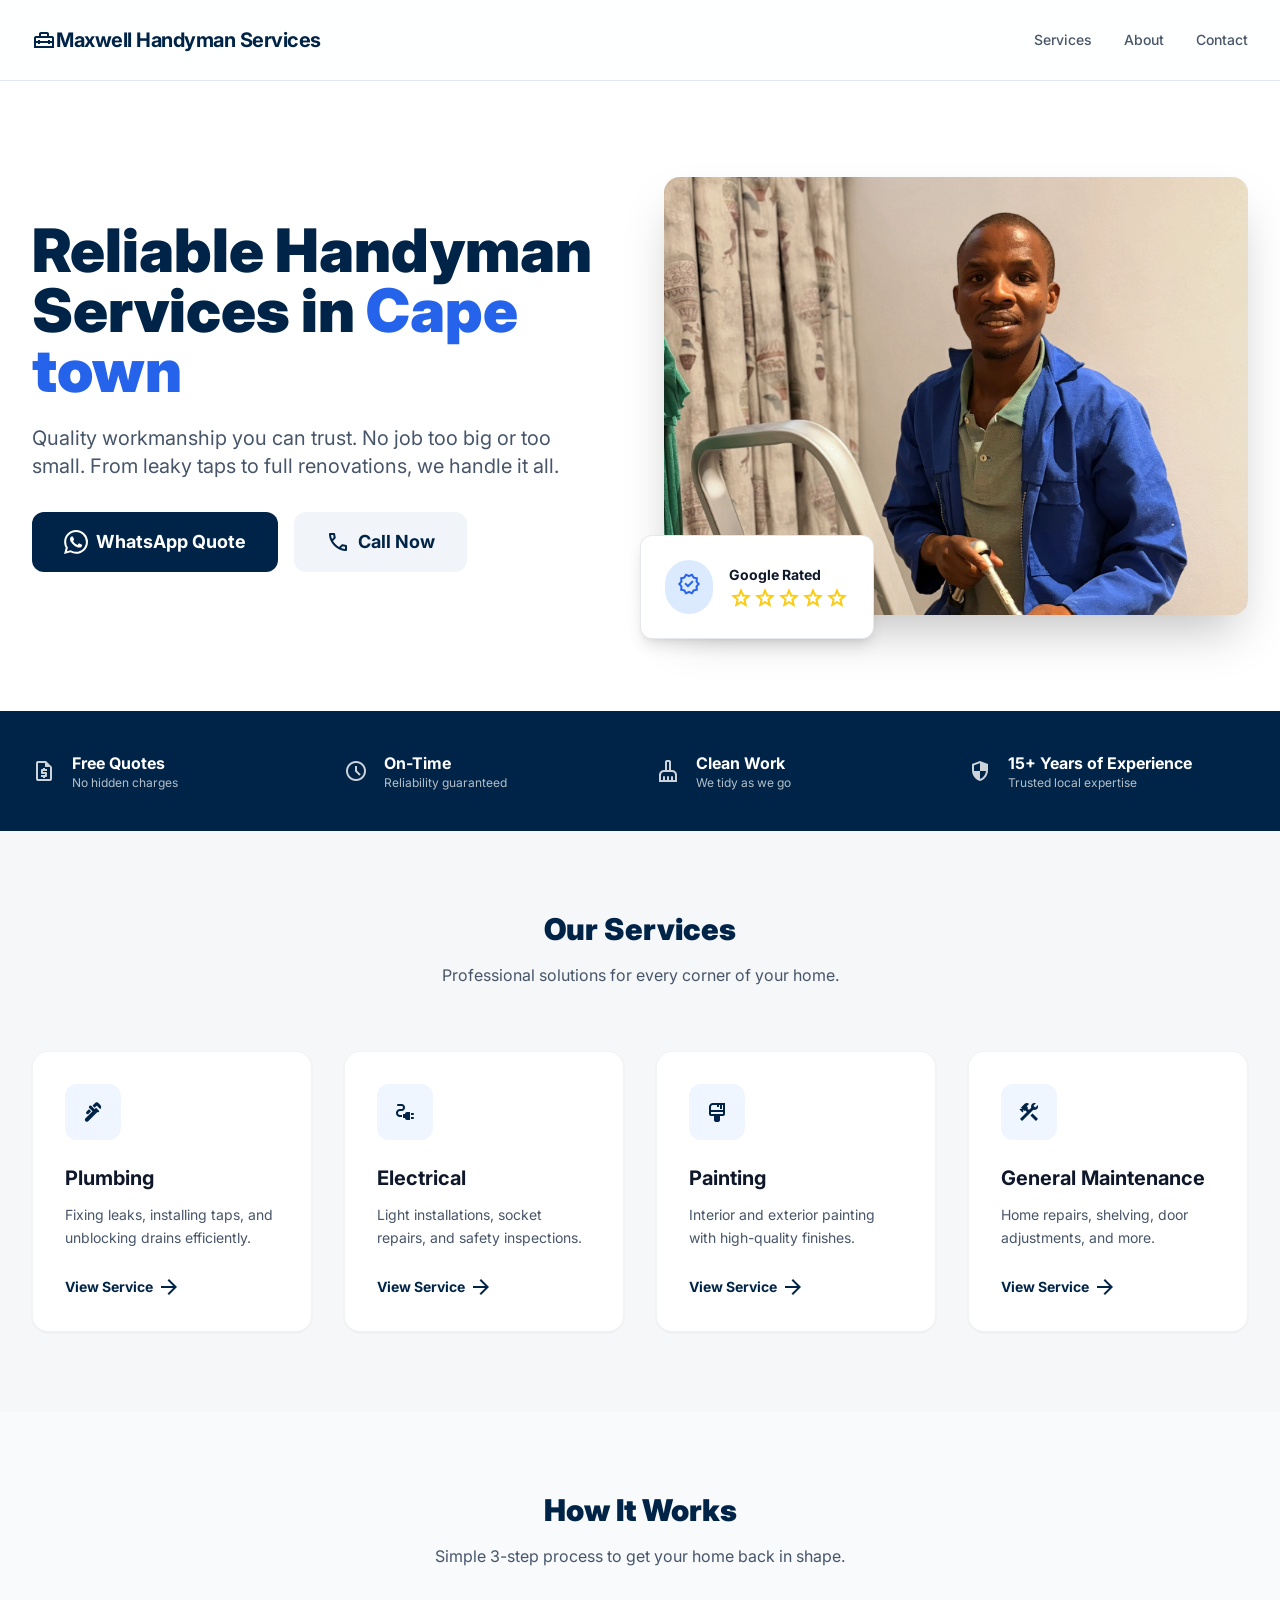
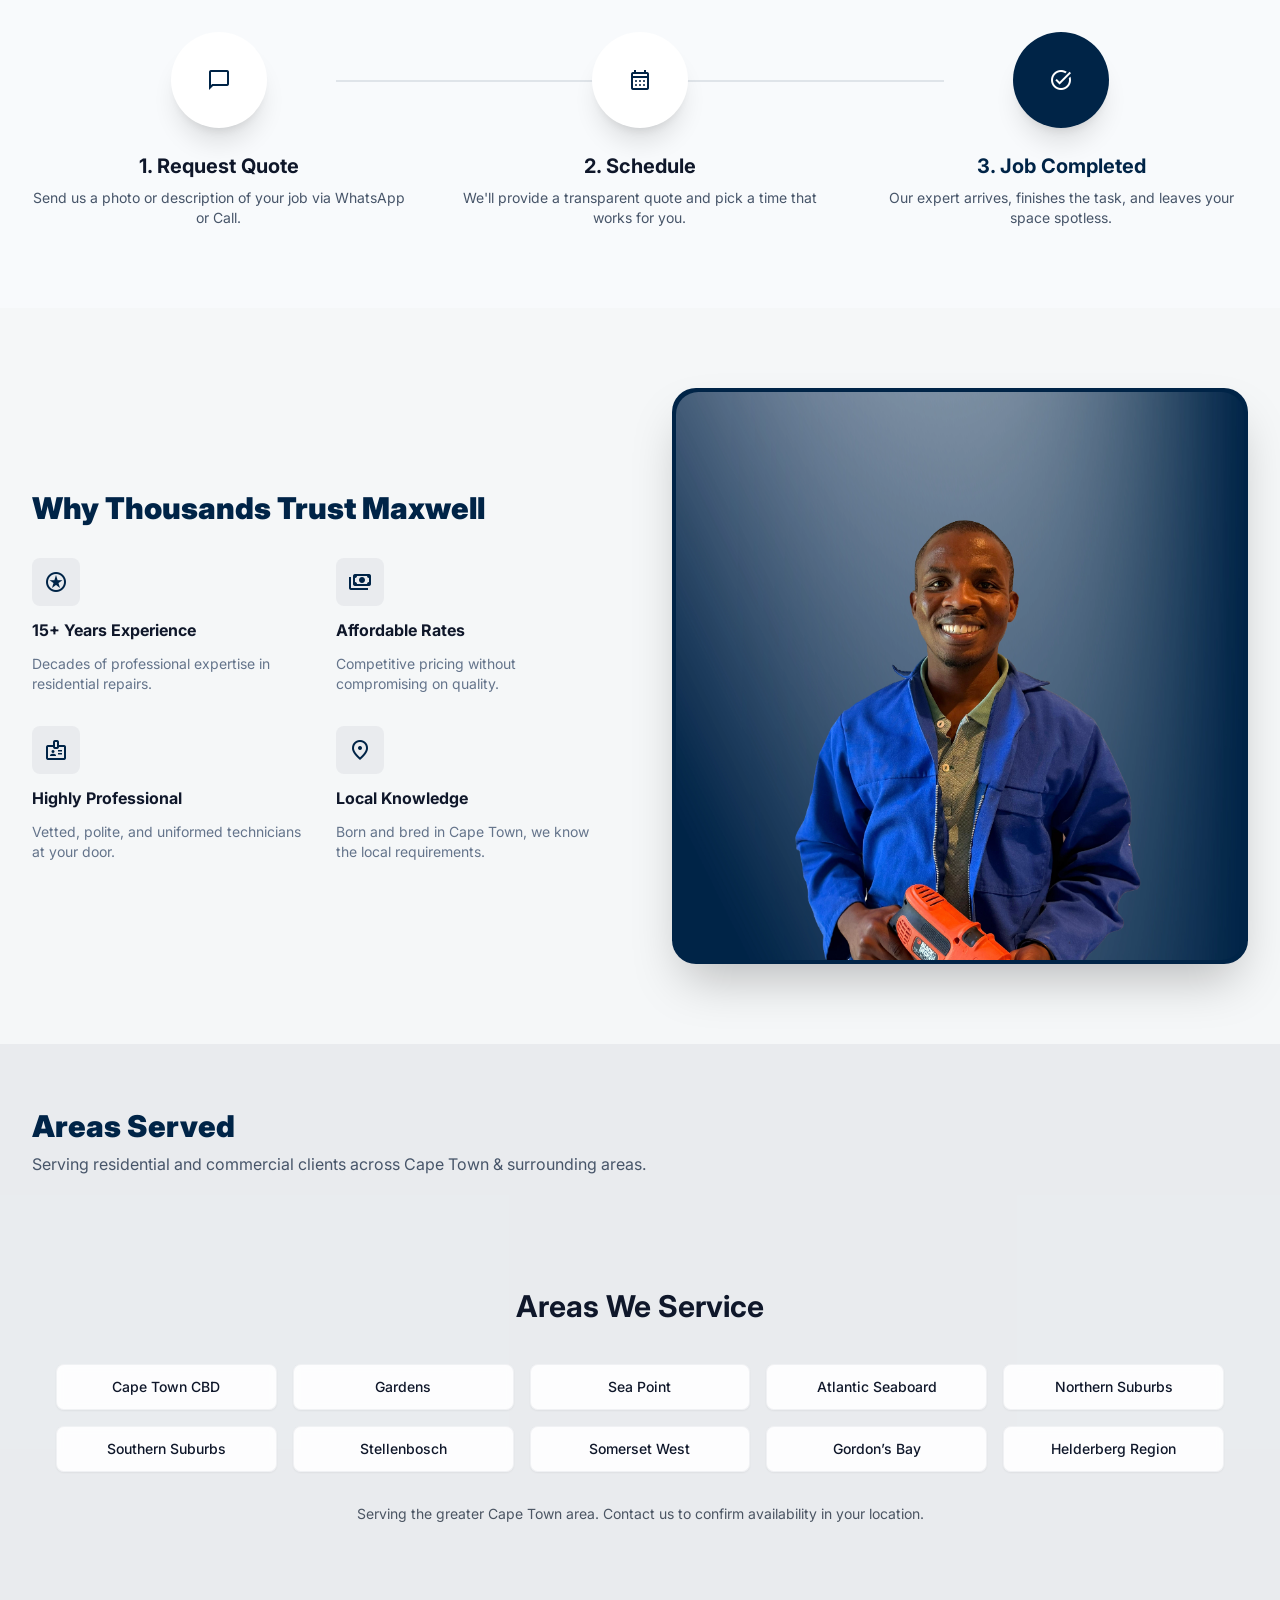
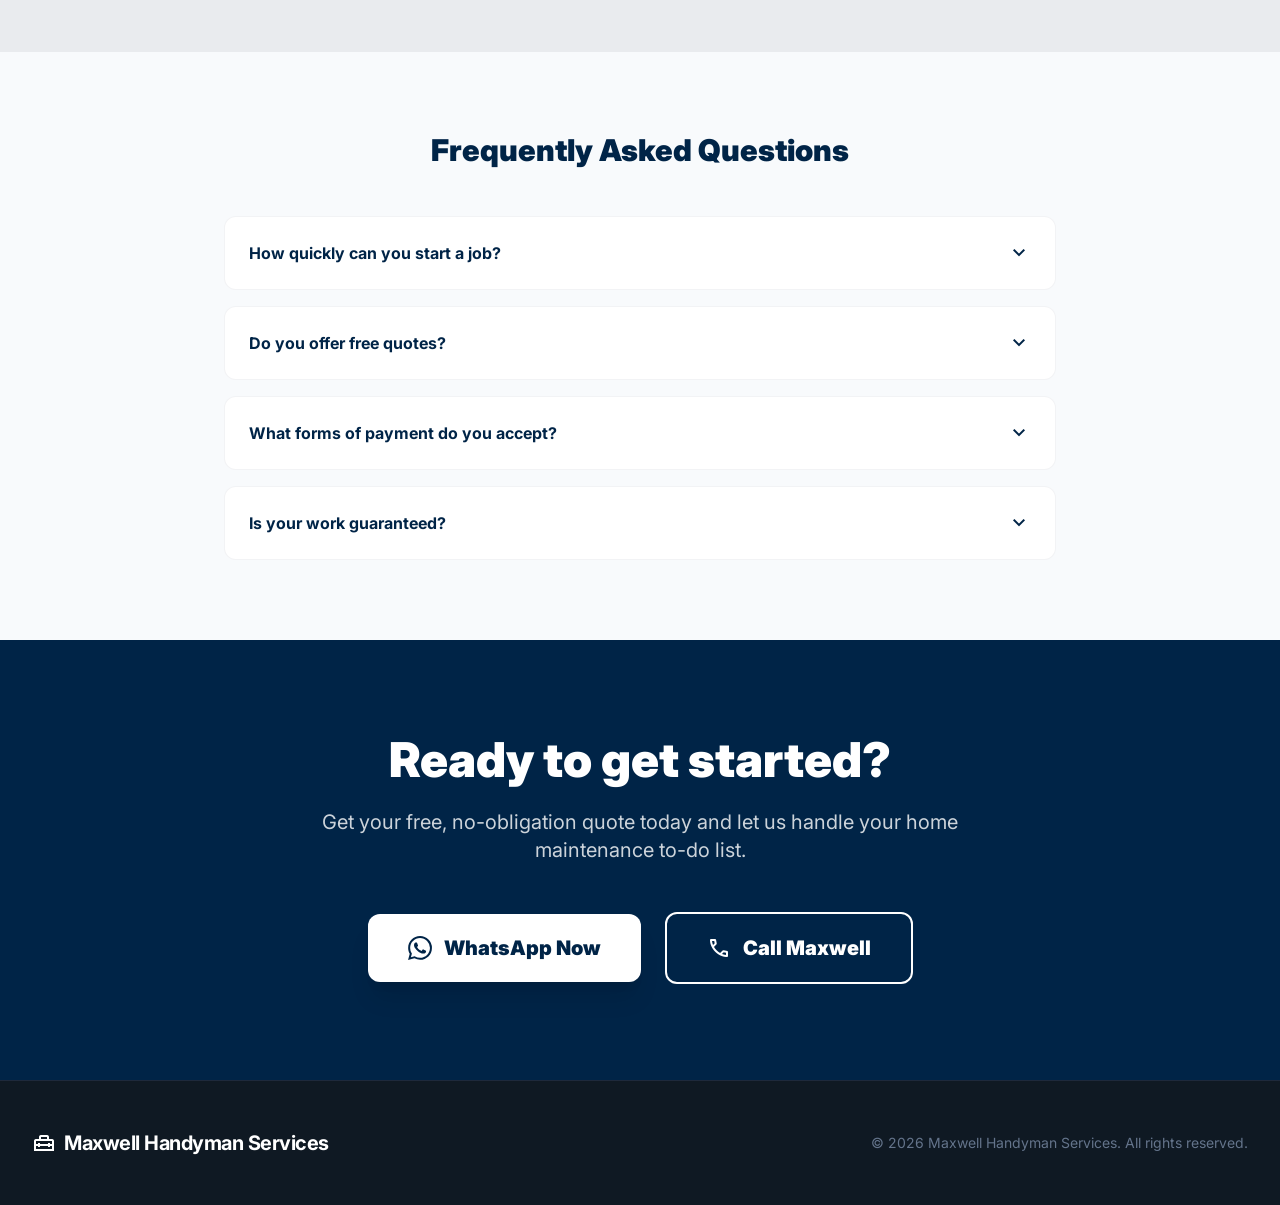
<file: index.html>
<!doctype html>

<html class="light" lang="en">
  <head>
    <meta charset="utf-8" />
    <meta content="width=device-width, initial-scale=1.0" name="viewport" />
    <title>Handyman & Maintenance Services in Cape Town | Maxwell</title>
    <meta
      name="description"
      content="Professional handyman and property maintenance services in Cape Town. Reliable plumbing, electrical, painting, and general home repairs by Maxwell."
    />
    <meta
      name="keywords"
      content="handyman, maintenance, Cape Town, property maintenance, home repairs, local handyman, fixing, painting, plumbing"
    />
    <script type="application/ld+json">
      {
        "@context": "https://schema.org",
        "@type": "LocalBusiness",
        "@id": "https://maximaintenance.co.za/#business",
        "name": "MaxiMaintenance",
        "alternateName": "Maxwell Handyman Services",
        "url": "https://maximaintenance.co.za/",
        "telephone": "+27-84-761-4830",
        "email": "maxwell@maximaintenance.co.za",
        "image": "https://maximaintenance.co.za/assets/images/maxwell-hero.jpg",
        "description": "Reliable handyman and property maintenance services in Cape Town, including general repairs, basic plumbing, painting, installations, gardening, and home upkeep.",
        "areaServed": [
          {
            "@type": "City",
            "name": "Cape Town"
          },
          {
            "@type": "Place",
            "name": "Cape Town CBD"
          },
          {
            "@type": "Place",
            "name": "Gardens"
          },
          {
            "@type": "Place",
            "name": "Sea Point"
          },
          {
            "@type": "Place",
            "name": "Atlantic Seaboard"
          },
          {
            "@type": "Place",
            "name": "Northern Suburbs"
          },
          {
            "@type": "Place",
            "name": "Southern Suburbs"
          },
          {
            "@type": "Place",
            "name": "Stellenbosch"
          },
          {
            "@type": "Place",
            "name": "Somerset West"
          },
          {
            "@type": "Place",
            "name": "Gordon’s Bay"
          },
          {
            "@type": "Place",
            "name": "Helderberg Region"
          }
        ],
        "address": {
          "@type": "PostalAddress",
          "addressLocality": "Cape Town",
          "addressRegion": "Western Cape",
          "addressCountry": "ZA"
        },
        "openingHoursSpecification": [
          {
            "@type": "OpeningHoursSpecification",
            "dayOfWeek": [
              "Monday",
              "Tuesday",
              "Wednesday",
              "Thursday",
              "Friday"
            ],
            "opens": "07:00",
            "closes": "18:00"
          },
          {
            "@type": "OpeningHoursSpecification",
            "dayOfWeek": "Saturday",
            "opens": "08:00",
            "closes": "16:00"
          },
          {
            "@type": "OpeningHoursSpecification",
            "dayOfWeek": "Sunday",
            "description": "Emergency only"
          }
        ],
        "serviceType": [
          "Handyman services",
          "General maintenance",
          "Basic plumbing",
          "Painting",
          "Garden and outdoor maintenance",
          "Carpentry and assembly",
          "Basic electrical maintenance",
          "Installations and repairs"
        ],
        "priceRange": "$$"
      }
    </script>
    <script type="application/ld+json">
      {
        "@context": "https://schema.org",
        "@type": "LocalBusiness",
        "name": "Maxwell Handyman Services",
        "description": "Professional handyman and property maintenance services in Cape Town. Reliable plumbing, electrical, painting, and general home repairs by Maxwell.",
        "telephone": "+27847614830",
        "address": {
          "@type": "PostalAddress",
          "addressLocality": "Cape Town",
          "addressCountry": "ZA"
        },
        "priceRange": "$$"
      }
    </script>
    <script src="/assets/scripts/main.js" defer></script>
    <link href="/assets/css/styles.css" rel="stylesheet" />
    <link
      href="https://fonts.googleapis.com/css2?family=Inter:wght@400;500;600;700;800;900&amp;display=swap"
      rel="stylesheet"
    />
    <link
      href="https://fonts.googleapis.com/css2?family=Material+Symbols+Outlined:wght@100..700,0..1&amp;display=swap"
      rel="stylesheet"
    />
    <link
      href="https://fonts.googleapis.com/css2?family=Material+Symbols+Outlined:wght,FILL@100..700,0..1&amp;display=swap"
      rel="stylesheet"
    />

    <style>
      body {
        font-family: "Inter", sans-serif;
      }
      .material-symbols-outlined {
        font-variation-settings:
          "FILL" 0,
          "wght" 400,
          "GRAD" 0,
          "opsz" 24;
      }
      .whatsapp-link,
      .whatsapp-link * {
        cursor: pointer;
      }
    </style>
  </head>
  <body
    class="bg-background-light dark:bg-background-dark text-slate-900 dark:text-slate-100"
  >
    <!-- Header -->
    <header
      class="sticky top-0 z-50 bg-white/90 dark:bg-background-dark/90 backdrop-blur-md border-b border-slate-200 dark:border-slate-800"
    >
      <div class="max-w-7xl mx-auto px-4 sm:px-6 lg:px-8">
        <div class="flex items-center justify-between h-16 sm:h-20">
          <!-- Logo -->
          <a
            href="/"
            class="flex items-center gap-1 sm:gap-2 text-primary dark:text-white min-w-0 hover:opacity-80 transition-opacity"
          >
            <span
              class="material-symbols-outlined text-2xl sm:text-3xl shrink-0"
              data-icon="home_repair_service"
              >home_repair_service</span
            >
            <h2 class="text-base sm:text-xl font-bold tracking-tight truncate">
              Maxwell Handyman Services
            </h2>
          </a>

          <!-- CTA & Profile -->
          <div class="flex items-center gap-4">
            <!-- Navigation -->
            <nav
              class="flex md:flex items-center gap-4 md:gap-8 text-xs sm:text-sm"
            >
              <a
                class="text-sm font-medium text-slate-600 hover:text-primary dark:text-slate-300 dark:hover:text-white transition-colors"
                href="services/"
                >Services</a
              >
              <a
                class="text-sm font-medium text-slate-600 hover:text-primary dark:text-slate-300 dark:hover:text-white transition-colors"
                href="about/"
                >About</a
              >
              <a
                class="text-sm font-medium text-slate-600 hover:text-primary dark:text-slate-300 dark:hover:text-white transition-colors"
                href="contact/"
                >Contact</a
              >
            </nav>
          </div>
        </div>
      </div>
    </header>
    <!-- Hero Section -->
    <section class="relative bg-white dark:bg-background-dark overflow-hidden">
      <div
        class="max-w-7xl mx-auto px-4 sm:px-6 lg:px-8 py-12 md:py-24 flex flex-col md:flex-row items-center gap-12"
      >
        <div class="flex-1 text-left">
          <h1
            class="text-4xl md:text-6xl font-black text-primary dark:text-white leading-tight mb-6"
          >
            Reliable Handyman Services in
            <span class="text-blue-600">Cape town</span>
          </h1>
          <p
            class="text-lg md:text-xl text-slate-600 dark:text-slate-400 mb-8 max-w-xl"
          >
            Quality workmanship you can trust. No job too big or too small. From
            leaky taps to full renovations, we handle it all.
          </p>
          <div class="flex flex-wrap gap-4">
            <a
              href="#"
              class="whatsapp-link px-8 py-4 bg-primary text-white rounded-xl font-bold text-lg hover:shadow-xl transition-all flex items-center gap-2"
            >
              <svg
                class="w-6 h-6 fill-current"
                viewBox="0 0 24 24"
                xmlns="http://www.w3.org/2000/svg"
              >
                <path
                  d="M17.472 14.382c-.297-.149-1.758-.867-2.03-.967-.273-.099-.471-.148-.67.15-.197.297-.767.966-.94 1.164-.173.199-.347.223-.644.075-.297-.15-1.255-.463-2.39-1.475-.883-.788-1.48-1.761-1.653-2.059-.173-.297-.018-.458.13-.606.134-.133.298-.347.446-.52.149-.174.198-.298.298-.497.099-.198.05-.371-.025-.52-.075-.149-.669-1.612-.916-2.207-.242-.579-.487-.5-.669-.51-.173-.008-.371-.01-.57-.01-.198 0-.52.074-.792.372-.272.297-1.04 1.016-1.04 2.479 0 1.462 1.065 2.875 1.213 3.074.149.198 2.096 3.2 5.077 4.487.709.306 1.262.489 1.694.625.712.227 1.36.195 1.871.118.571-.085 1.758-.719 2.006-1.413.248-.694.248-1.289.173-1.413-.074-.124-.272-.198-.57-.347m-5.421 7.403h-.004a9.87 9.87 0 01-5.031-1.378l-.361-.214-3.741.982.998-3.648-.235-.374a9.86 9.86 0 01-1.51-5.26c.001-5.45 4.436-9.884 9.888-9.884 2.64 0 5.122 1.03 6.988 2.898a9.825 9.825 0 012.893 6.994c-.003 5.45-4.437 9.884-9.885 9.884m8.413-18.297A11.815 11.815 0 0012.05 0C5.495 0 .16 5.335.157 11.892c0 2.096.547 4.142 1.588 5.945L.057 24l6.305-1.654a11.882 11.882 0 005.683 1.448h.005c6.554 0 11.89-5.335 11.893-11.893a11.821 11.821 0 00-3.48-8.413z"
                ></path>
              </svg>
              WhatsApp Quote
            </a>
            <a
              href="tel:+27847614830"
              class="px-8 py-4 bg-slate-100 dark:bg-slate-800 text-primary dark:text-white rounded-xl font-bold text-lg hover:bg-slate-200 transition-all flex items-center gap-2"
            >
              <span class="material-symbols-outlined">call</span>
              Call Now
            </a>
          </div>
        </div>
        <div class="flex-1 w-full relative">
          <div
            class="aspect-[4/3] rounded-2xl overflow-hidden shadow-2xl bg-slate-200"
          >
            <img
              src="/assets/images/maxwell-working.webp"
              srcset="
                /assets/images/maxwell-working.webp  800w,
                /assets/images/maxwell-working.webp 1200w
              "
              sizes="(max-width: 768px) 100vw, 600px"
              alt="Maxwell professional handyman working in a Cape Town home"
              class="w-full h-full object-cover"
              loading="lazy"
            />
          </div>
          <div
            class="absolute -bottom-6 -left-6 bg-white dark:bg-slate-800 p-6 rounded-xl shadow-lg border border-primary/10 hidden lg:block"
          >
            <div class="flex items-center gap-4">
              <div class="p-3 bg-blue-100 dark:bg-blue-900 rounded-full">
                <span class="material-symbols-outlined text-blue-600"
                  >verified</span
                >
              </div>
              <div>
                <p class="text-sm font-bold">Google Rated</p>
                <div class="flex text-yellow-400">
                  <span class="material-symbols-outlined text-sm">star</span>
                  <span class="material-symbols-outlined text-sm">star</span>
                  <span class="material-symbols-outlined text-sm">star</span>
                  <span class="material-symbols-outlined text-sm">star</span>
                  <span class="material-symbols-outlined text-sm">star</span>
                </div>
              </div>
            </div>
          </div>
        </div>
      </div>
    </section>
    <!-- Trust Badges -->
    <section class="bg-primary py-10">
      <div class="max-w-7xl mx-auto px-4 sm:px-6 lg:px-8">
        <div class="grid grid-cols-2 lg:grid-cols-4 gap-8">
          <div class="flex items-center gap-4 text-white">
            <span class="material-symbols-outlined text-4xl opacity-80"
              >request_quote</span
            >
            <div>
              <p class="font-bold">Free Quotes</p>
              <p class="text-xs opacity-70">No hidden charges</p>
            </div>
          </div>
          <div class="flex items-center gap-4 text-white">
            <span class="material-symbols-outlined text-4xl opacity-80"
              >schedule</span
            >
            <div>
              <p class="font-bold">On-Time</p>
              <p class="text-xs opacity-70">Reliability guaranteed</p>
            </div>
          </div>
          <div class="flex items-center gap-4 text-white">
            <span class="material-symbols-outlined text-4xl opacity-80"
              >cleaning_services</span
            >
            <div>
              <p class="font-bold">Clean Work</p>
              <p class="text-xs opacity-70">We tidy as we go</p>
            </div>
          </div>
          <div class="flex items-center gap-4 text-white">
            <span class="material-symbols-outlined text-4xl opacity-80"
              >security</span
            >
            <div>
              <p class="font-bold">15+ Years of Experience</p>
              <p class="text-xs opacity-70">Trusted local expertise</p>
            </div>
          </div>
        </div>
      </div>
    </section>
    <!-- Services Grid -->
    <section class="py-20">
      <div class="max-w-7xl mx-auto px-4 sm:px-6 lg:px-8 text-center mb-16">
        <h2 class="text-3xl font-black text-primary dark:text-white mb-4">
          Our Services
        </h2>
        <p class="text-slate-600 dark:text-slate-400">
          Professional solutions for every corner of your home.
        </p>
      </div>
      <div
        class="max-w-7xl mx-auto px-4 sm:px-6 lg:px-8 grid grid-cols-1 md:grid-cols-2 lg:grid-cols-4 gap-8"
      >
        <!-- Service 1 -->
        <div
          class="group p-8 bg-white dark:bg-slate-800 rounded-2xl border border-primary/5 hover:border-primary transition-all shadow-sm hover:shadow-xl"
        >
          <div
            class="w-14 h-14 bg-blue-50 dark:bg-blue-900/30 rounded-xl flex items-center justify-center text-primary dark:text-blue-400 mb-6 group-hover:bg-primary group-hover:text-white transition-all"
          >
            <span class="material-symbols-outlined text-3xl">plumbing</span>
          </div>
          <h3 class="text-xl font-bold mb-3">Plumbing</h3>
          <p
            class="text-slate-600 dark:text-slate-400 text-sm mb-6 leading-relaxed"
          >
            Fixing leaks, installing taps, and unblocking drains efficiently.
          </p>
          <a
            class="inline-flex items-center text-primary dark:text-blue-400 font-bold text-sm group-hover:gap-2 transition-all"
            href="/services/"
          >
            View Service
            <span class="material-symbols-outlined text-sm ml-1"
              >arrow_forward</span
            >
          </a>
        </div>
        <!-- Service 2 -->
        <div
          class="group p-8 bg-white dark:bg-slate-800 rounded-2xl border border-primary/5 hover:border-primary transition-all shadow-sm hover:shadow-xl"
        >
          <div
            class="w-14 h-14 bg-blue-50 dark:bg-blue-900/30 rounded-xl flex items-center justify-center text-primary dark:text-blue-400 mb-6 group-hover:bg-primary group-hover:text-white transition-all"
          >
            <span class="material-symbols-outlined text-3xl"
              >electrical_services</span
            >
          </div>
          <h3 class="text-xl font-bold mb-3">Electrical</h3>
          <p
            class="text-slate-600 dark:text-slate-400 text-sm mb-6 leading-relaxed"
          >
            Light installations, socket repairs, and safety inspections.
          </p>
          <a
            class="inline-flex items-center text-primary dark:text-blue-400 font-bold text-sm group-hover:gap-2 transition-all"
            href="/services/"
          >
            View Service
            <span class="material-symbols-outlined text-sm ml-1"
              >arrow_forward</span
            >
          </a>
        </div>
        <!-- Service 3 -->
        <div
          class="group p-8 bg-white dark:bg-slate-800 rounded-2xl border border-primary/5 hover:border-primary transition-all shadow-sm hover:shadow-xl"
        >
          <div
            class="w-14 h-14 bg-blue-50 dark:bg-blue-900/30 rounded-xl flex items-center justify-center text-primary dark:text-blue-400 mb-6 group-hover:bg-primary group-hover:text-white transition-all"
          >
            <span class="material-symbols-outlined text-3xl">format_paint</span>
          </div>
          <h3 class="text-xl font-bold mb-3">Painting</h3>
          <p
            class="text-slate-600 dark:text-slate-400 text-sm mb-6 leading-relaxed"
          >
            Interior and exterior painting with high-quality finishes.
          </p>
          <a
            class="inline-flex items-center text-primary dark:text-blue-400 font-bold text-sm group-hover:gap-2 transition-all"
            href="/services/"
          >
            View Service
            <span class="material-symbols-outlined text-sm ml-1"
              >arrow_forward</span
            >
          </a>
        </div>
        <!-- Service 4 -->
        <div
          class="group p-8 bg-white dark:bg-slate-800 rounded-2xl border border-primary/5 hover:border-primary transition-all shadow-sm hover:shadow-xl"
        >
          <div
            class="w-14 h-14 bg-blue-50 dark:bg-blue-900/30 rounded-xl flex items-center justify-center text-primary dark:text-blue-400 mb-6 group-hover:bg-primary group-hover:text-white transition-all"
          >
            <span class="material-symbols-outlined text-3xl">construction</span>
          </div>
          <h3 class="text-xl font-bold mb-3">General Maintenance</h3>
          <p
            class="text-slate-600 dark:text-slate-400 text-sm mb-6 leading-relaxed"
          >
            Home repairs, shelving, door adjustments, and more.
          </p>
          <a
            class="inline-flex items-center text-primary dark:text-blue-400 font-bold text-sm group-hover:gap-2 transition-all"
            href="/services/"
          >
            View Service
            <span class="material-symbols-outlined text-sm ml-1"
              >arrow_forward</span
            >
          </a>
        </div>
      </div>
    </section>
    <!-- How It Works -->
    <section class="py-20 bg-slate-50 dark:bg-slate-900">
      <div class="max-w-7xl mx-auto px-4 sm:px-6 lg:px-8">
        <div class="text-center mb-16">
          <h2 class="text-3xl font-black text-primary dark:text-white mb-4">
            How It Works
          </h2>
          <p class="text-slate-600 dark:text-slate-400">
            Simple 3-step process to get your home back in shape.
          </p>
        </div>
        <div class="grid grid-cols-1 md:grid-cols-3 gap-12 relative">
          <div
            class="hidden md:block absolute top-12 left-1/4 right-1/4 h-0.5 bg-primary/10"
          ></div>
          <!-- Step 1 -->
          <div class="relative text-center">
            <div
              class="w-24 h-24 bg-white dark:bg-slate-800 rounded-full flex items-center justify-center mx-auto mb-6 shadow-xl z-10 relative"
            >
              <span class="material-symbols-outlined text-4xl text-primary"
                >chat_bubble</span
              >
            </div>
            <h3 class="text-xl font-bold mb-2">1. Request Quote</h3>
            <p class="text-slate-600 dark:text-slate-400 text-sm">
              Send us a photo or description of your job via WhatsApp or Call.
            </p>
          </div>
          <!-- Step 2 -->
          <div class="relative text-center">
            <div
              class="w-24 h-24 bg-white dark:bg-slate-800 rounded-full flex items-center justify-center mx-auto mb-6 shadow-xl z-10 relative"
            >
              <span class="material-symbols-outlined text-4xl text-primary"
                >calendar_month</span
              >
            </div>
            <h3 class="text-xl font-bold mb-2">2. Schedule</h3>
            <p class="text-slate-600 dark:text-slate-400 text-sm">
              We'll provide a transparent quote and pick a time that works for
              you.
            </p>
          </div>
          <!-- Step 3 -->
          <div class="relative text-center">
            <div
              class="w-24 h-24 bg-primary text-white rounded-full flex items-center justify-center mx-auto mb-6 shadow-xl z-10 relative"
            >
              <span class="material-symbols-outlined text-4xl">task_alt</span>
            </div>
            <h3 class="text-xl font-bold mb-2 text-primary dark:text-white">
              3. Job Completed
            </h3>
            <p class="text-slate-600 dark:text-slate-400 text-sm">
              Our expert arrives, finishes the task, and leaves your space
              spotless.
            </p>
          </div>
        </div>
      </div>
    </section>
    <!-- Why Choose Us -->
    <section class="py-20">
      <div
        class="max-w-7xl mx-auto px-4 sm:px-6 lg:px-8 grid grid-cols-1 lg:grid-cols-2 gap-16 items-center"
      >
        <div>
          <h2 class="text-3xl font-black text-primary dark:text-white mb-8">
            Why Thousands Trust Maxwell
          </h2>
          <div class="grid grid-cols-1 sm:grid-cols-2 gap-8">
            <div class="flex flex-col gap-3">
              <div
                class="w-12 h-12 bg-primary/5 flex items-center justify-center rounded-lg text-primary"
              >
                <span class="material-symbols-outlined">stars</span>
              </div>
              <h4 class="font-bold">15+ Years Experience</h4>
              <p class="text-sm text-slate-500">
                Decades of professional expertise in residential repairs.
              </p>
            </div>
            <div class="flex flex-col gap-3">
              <div
                class="w-12 h-12 bg-primary/5 flex items-center justify-center rounded-lg text-primary"
              >
                <span class="material-symbols-outlined">payments</span>
              </div>
              <h4 class="font-bold">Affordable Rates</h4>
              <p class="text-sm text-slate-500">
                Competitive pricing without compromising on quality.
              </p>
            </div>
            <div class="flex flex-col gap-3">
              <div
                class="w-12 h-12 bg-primary/5 flex items-center justify-center rounded-lg text-primary"
              >
                <span class="material-symbols-outlined">badge</span>
              </div>
              <h4 class="font-bold">Highly Professional</h4>
              <p class="text-sm text-slate-500">
                Vetted, polite, and uniformed technicians at your door.
              </p>
            </div>
            <div class="flex flex-col gap-3">
              <div
                class="w-12 h-12 bg-primary/5 flex items-center justify-center rounded-lg text-primary"
              >
                <span class="material-symbols-outlined">location_on</span>
              </div>
              <h4 class="font-bold">Local Knowledge</h4>
              <p class="text-sm text-slate-500">
                Born and bred in Cape Town, we know the local requirements.
              </p>
            </div>
          </div>
        </div>
        <div
          class="bg-primary rounded-3xl p-1 w-full aspect-square overflow-hidden shadow-2xl"
        >
          <div class="w-full h-full rounded-[1.4rem] overflow-hidden">
            <img
              src="/assets/images/maxwell-portrait.webp"
              alt="Maxwell smiling handyman in Cape Town holding a toolbox"
              class="w-full h-full object-cover"
              loading="lazy"
            />
          </div>
        </div>
      </div>
    </section>
    <!-- Areas Served -->
    <section class="py-16 bg-primary/5 dark:bg-slate-900/50">
      <div class="max-w-7xl mx-auto px-4 sm:px-6 lg:px-8">
        <div
          class="flex flex-col md:flex-row md:items-end justify-between mb-12 gap-6"
        >
          <div>
            <h2 class="text-3xl font-black text-primary dark:text-white mb-2">
              Areas Served
            </h2>
            <p class="text-slate-600 dark:text-slate-400">
              Serving residential and commercial clients across Cape Town &amp;
              surrounding areas.
            </p>
          </div>
        </div>
        <section class="relative py-16 overflow-hidden">
          <!-- Content -->
          <div class="relative container mx-auto px-6">
            <h2 class="text-2xl md:text-3xl font-bold text-center mb-10">
              Areas We Service
            </h2>

            <div
              class="grid grid-cols-2 sm:grid-cols-3 md:grid-cols-4 lg:grid-cols-5 gap-4"
            >
              <div
                class="px-4 py-3 bg-white/90 dark:bg-slate-800/90 backdrop-blur-sm rounded-lg text-sm font-medium text-center border border-primary/5 shadow-sm"
              >
                Cape Town CBD
              </div>

              <div
                class="px-4 py-3 bg-white/90 dark:bg-slate-800/90 backdrop-blur-sm rounded-lg text-sm font-medium text-center border border-primary/5 shadow-sm"
              >
                Gardens
              </div>

              <div
                class="px-4 py-3 bg-white/90 dark:bg-slate-800/90 backdrop-blur-sm rounded-lg text-sm font-medium text-center border border-primary/5 shadow-sm"
              >
                Sea Point
              </div>

              <div
                class="px-4 py-3 bg-white/90 dark:bg-slate-800/90 backdrop-blur-sm rounded-lg text-sm font-medium text-center border border-primary/5 shadow-sm"
              >
                Atlantic Seaboard
              </div>

              <div
                class="px-4 py-3 bg-white/90 dark:bg-slate-800/90 backdrop-blur-sm rounded-lg text-sm font-medium text-center border border-primary/5 shadow-sm"
              >
                Northern Suburbs
              </div>

              <div
                class="px-4 py-3 bg-white/90 dark:bg-slate-800/90 backdrop-blur-sm rounded-lg text-sm font-medium text-center border border-primary/5 shadow-sm"
              >
                Southern Suburbs
              </div>

              <div
                class="px-4 py-3 bg-white/90 dark:bg-slate-800/90 backdrop-blur-sm rounded-lg text-sm font-medium text-center border border-primary/5 shadow-sm"
              >
                Stellenbosch
              </div>

              <div
                class="px-4 py-3 bg-white/90 dark:bg-slate-800/90 backdrop-blur-sm rounded-lg text-sm font-medium text-center border border-primary/5 shadow-sm"
              >
                Somerset West
              </div>

              <div
                class="px-4 py-3 bg-white/90 dark:bg-slate-800/90 backdrop-blur-sm rounded-lg text-sm font-medium text-center border border-primary/5 shadow-sm"
              >
                Gordon’s Bay
              </div>

              <div
                class="px-4 py-3 bg-white/90 dark:bg-slate-800/90 backdrop-blur-sm rounded-lg text-sm font-medium text-center border border-primary/5 shadow-sm"
              >
                Helderberg Region
              </div>
            </div>

            <p
              class="text-center text-sm text-gray-600 dark:text-gray-400 mt-8"
            >
              Serving the greater Cape Town area. Contact us to confirm
              availability in your location.
            </p>
          </div>
        </section>
      </div>
    </section>

    <!-- FAQ Section -->
    <section class="py-20 bg-slate-50 dark:bg-slate-900">
      <div class="max-w-4xl mx-auto px-4 sm:px-6 lg:px-8">
        <h2
          class="text-3xl font-black text-center text-primary dark:text-white mb-12"
        >
          Frequently Asked Questions
        </h2>
        <div class="space-y-4">
          <details
            class="group bg-white dark:bg-slate-800 rounded-xl border border-primary/5 open:border-primary transition-all"
          >
            <summary
              class="flex justify-between items-center p-6 cursor-pointer font-bold text-primary dark:text-white list-none"
            >
              How quickly can you start a job?
              <span
                class="material-symbols-outlined group-open:rotate-180 transition-transform"
                >expand_more</span
              >
            </summary>
            <div class="px-6 pb-6 text-slate-600 dark:text-slate-400 text-sm">
              In most cases, we offer same-day or next-day service for emergency
              repairs in the Cape Town area. For larger projects, we typically
              schedule within 3-5 business days.
            </div>
          </details>
          <details
            class="group bg-white dark:bg-slate-800 rounded-xl border border-primary/5 open:border-primary transition-all"
          >
            <summary
              class="flex justify-between items-center p-6 cursor-pointer font-bold text-primary dark:text-white list-none"
            >
              Do you offer free quotes?
              <span
                class="material-symbols-outlined group-open:rotate-180 transition-transform"
                >expand_more</span
              >
            </summary>
            <div class="px-6 pb-6 text-slate-600 dark:text-slate-400 text-sm">
              Yes, we provide free, no-obligation quotes. For most small jobs,
              we can give you an estimate directly via WhatsApp if you send us a
              few photos.
            </div>
          </details>
          <details
            class="group bg-white dark:bg-slate-800 rounded-xl border border-primary/5 open:border-primary transition-all"
          >
            <summary
              class="flex justify-between items-center p-6 cursor-pointer font-bold text-primary dark:text-white list-none"
            >
              What forms of payment do you accept?
              <span
                class="material-symbols-outlined group-open:rotate-180 transition-transform"
                >expand_more</span
              >
            </summary>
            <div class="px-6 pb-6 text-slate-600 dark:text-slate-400 text-sm">
              We accept EFT (Electronic Funds Transfer) and cash upon completion
              of the job.
            </div>
          </details>
          <details
            class="group bg-white dark:bg-slate-800 rounded-xl border border-primary/5 open:border-primary transition-all"
          >
            <summary
              class="flex justify-between items-center p-6 cursor-pointer font-bold text-primary dark:text-white list-none"
            >
              Is your work guaranteed?
              <span
                class="material-symbols-outlined group-open:rotate-180 transition-transform"
                >expand_more</span
              >
            </summary>
            <div class="px-6 pb-6 text-slate-600 dark:text-slate-400 text-sm">
              We stand by our quality. All our workmanship is covered by a
              6-month satisfaction guarantee. If something isn't right, we'll
              fix it at no extra cost.
            </div>
          </details>
        </div>
      </div>
    </section>
    <!-- Final CTA -->
    <section class="py-24 bg-primary text-white overflow-hidden relative">
      <div class="absolute top-0 right-0 w-1/3 h-full opacity-10">
        <span
          class="material-symbols-outlined text-[20rem] absolute -top-20 -right-20"
          >construction</span
        >
      </div>
      <div
        class="max-w-7xl mx-auto px-4 sm:px-6 lg:px-8 text-center relative z-10"
      >
        <h2 class="text-4xl md:text-5xl font-black mb-6">
          Ready to get started?
        </h2>
        <p class="text-xl opacity-80 mb-12 max-w-2xl mx-auto">
          Get your free, no-obligation quote today and let us handle your home
          maintenance to-do list.
        </p>
        <div
          class="flex flex-col sm:flex-row justify-center items-center gap-6"
        >
          <a
            href="#"
            class="whatsapp-link w-full sm:w-auto px-10 py-5 bg-white text-primary rounded-xl font-black text-xl hover:bg-blue-50 transition-all shadow-xl flex items-center justify-center gap-3"
          >
            <!-- WhatsApp SVG stays the same  -->
            <svg
              class="w-6 h-6 fill-current"
              viewBox="0 0 24 24"
              xmlns="http://www.w3.org/2000/svg"
            >
              <path
                d="M17.472 14.382c-.297-.149-1.758-.867-2.03-.967-.273-.099-.471-.148-.67.15-.197.297-.767.966-.94 1.164-.173.199-.347.223-.644.075-.297-.15-1.255-.463-2.39-1.475-.883-.788-1.48-1.761-1.653-2.059-.173-.297-.018-.458.13-.606.134-.133.298-.347.446-.52.149-.174.198-.298.298-.497.099-.198.05-.371-.025-.52-.075-.149-.669-1.612-.916-2.207-.242-.579-.487-.5-.669-.51-.173-.008-.371-.01-.57-.01-.198 0-.52.074-.792.372-.272.297-1.04 1.016-1.04 2.479 0 1.462 1.065 2.875 1.213 3.074.149.198 2.096 3.2 5.077 4.487.709.306 1.262.489 1.694.625.712.227 1.36.195 1.871.118.571-.085 1.758-.719 2.006-1.413.248-.694.248-1.289.173-1.413-.074-.124-.272-.198-.57-.347m-5.421 7.403h-.004a9.87 9.87 0 01-5.031-1.378l-.361-.214-3.741.982.998-3.648-.235-.374a9.86 9.86 0 01-1.51-5.26c.001-5.45 4.436-9.884 9.888-9.884 2.64 0 5.122 1.03 6.988 2.898a9.825 9.825 0 012.893 6.994c-.003 5.45-4.437 9.884-9.885 9.884m8.413-18.297A11.815 11.815 0 0012.05 0C5.495 0 .16 5.335.157 11.892c0 2.096.547 4.142 1.588 5.945L.057 24l6.305-1.654a11.882 11.882 0 005.683 1.448h.005c6.554 0 11.89-5.335 11.893-11.893a11.821 11.821 0 00-3.48-8.413z"
              ></path>
            </svg>
            WhatsApp Now
          </a>

          <a
            href="tel:+27847614830"
            class="w-full sm:w-auto px-10 py-5 bg-primary border-2 border-white text-white rounded-xl font-black text-xl hover:bg-white/10 transition-all flex items-center justify-center gap-3"
          >
            <span class="material-symbols-outlined">call</span>
            Call Maxwell
          </a>
        </div>
      </div>
    </section>
    <!-- Footer -->
    <footer class="bg-background-dark py-12 border-t border-slate-800">
      <div class="max-w-7xl mx-auto px-4 sm:px-6 lg:px-8">
        <div
          class="flex flex-col md:flex-row justify-between items-center gap-8"
        >
          <div class="flex items-center gap-2">
            <span class="material-symbols-outlined text-white text-3xl"
              >home_repair_service</span
            >
            <span class="text-white text-xl font-bold tracking-tight"
              >Maxwell Handyman Services</span
            >
          </div>
          <p class="text-slate-500 text-sm">
            © 2026 Maxwell Handyman Services. All rights reserved.
          </p>
        </div>
      </div>
    </footer>
  </body>
</html>
</file>
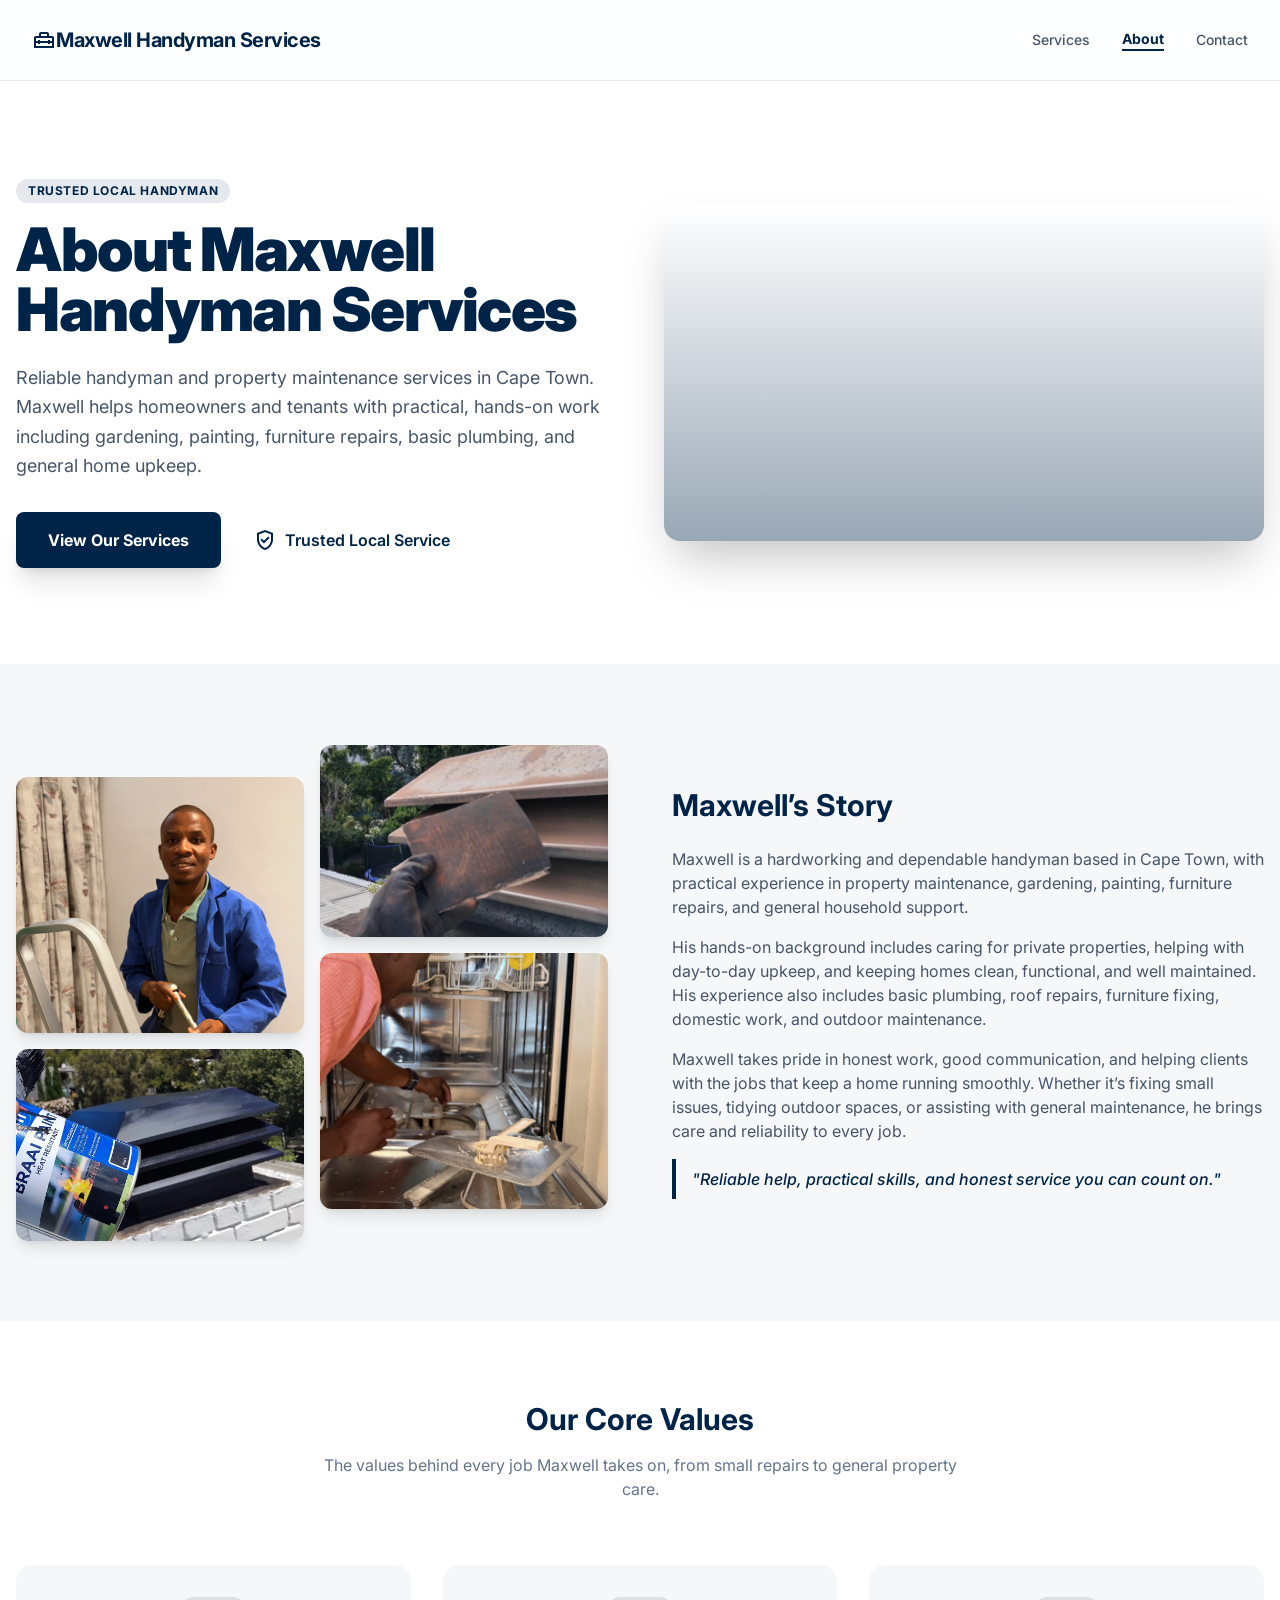
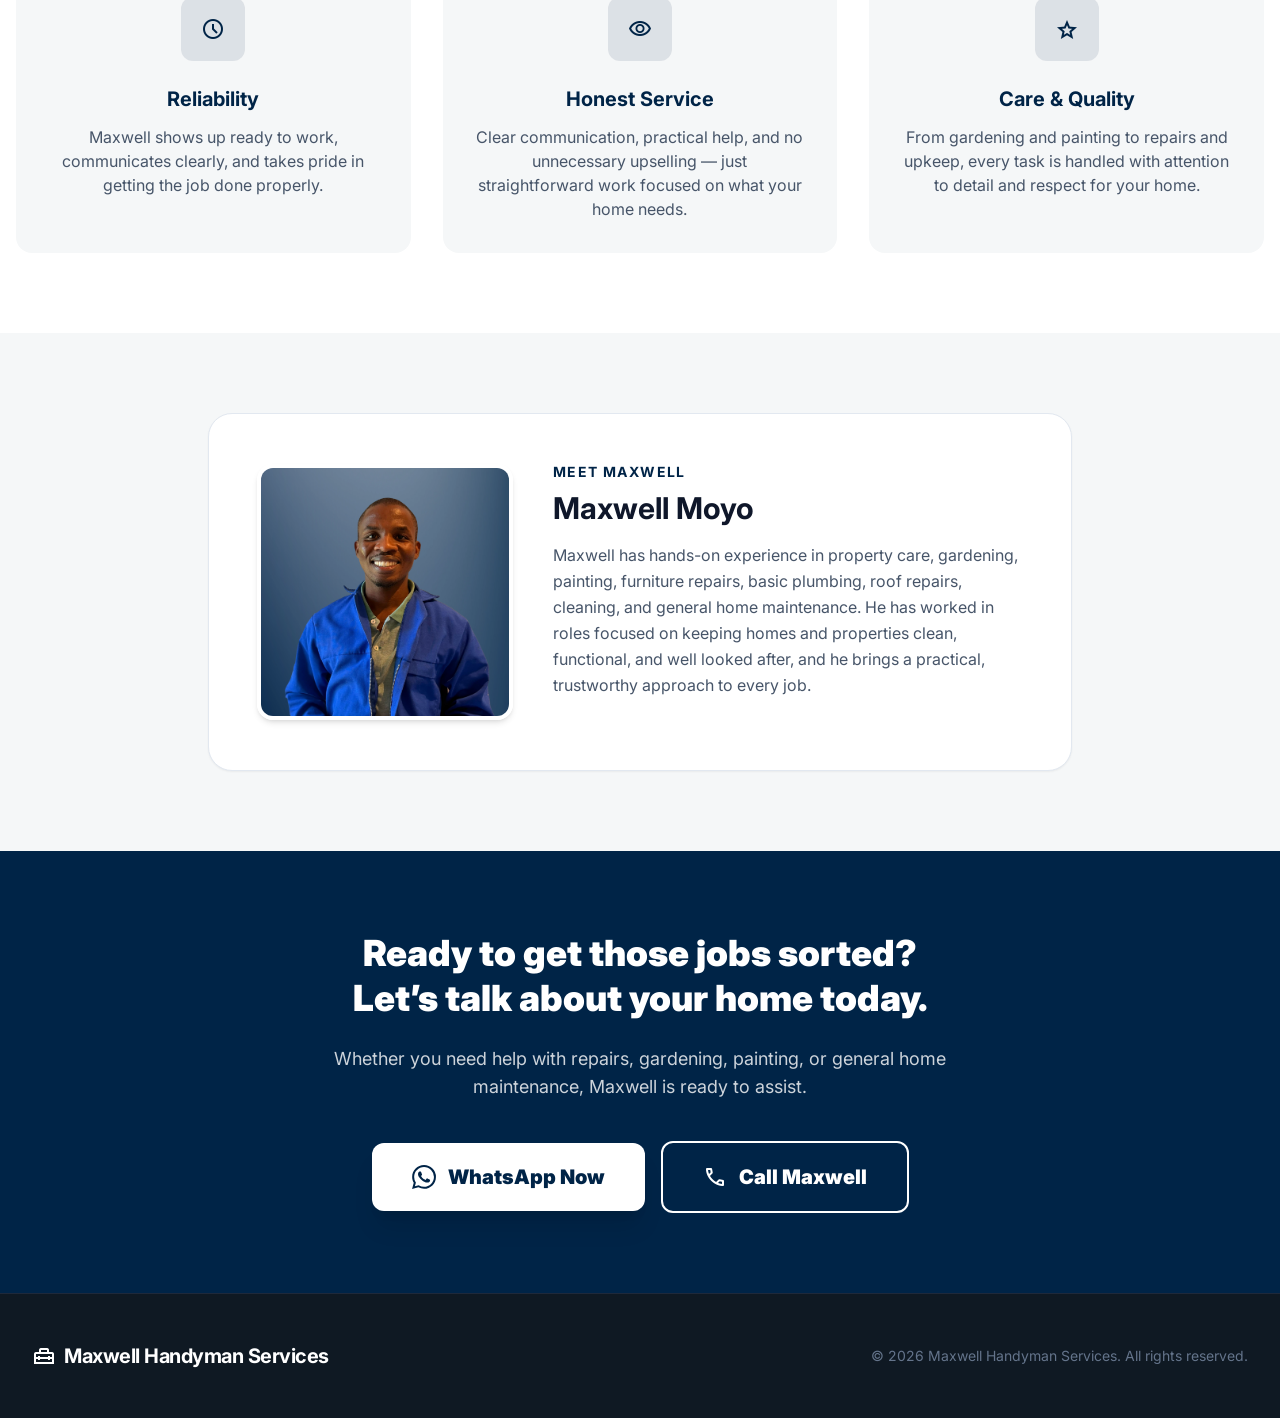
<file: about/index.html>
<!doctype html>

<html class="light" lang="en">
  <head>
    <meta charset="utf-8" />
    <meta content="width=device-width, initial-scale=1.0" name="viewport" />
    <title>About Maxwell | Expert Handyman & Maintenance in Cape Town</title>
    <meta
      name="description"
      content="Learn more about Maxwell, a reliable and experienced handyman providing top-quality home and property maintenance services in Cape Town."
    />
    <meta
      name="keywords"
      content="handyman about, property maintenance expert, local handyman Cape Town, reliable home repairs"
    />
    <script src="../assets/scripts/main.js" defer></script>
    <!-- Tailwind CSS -->
    <link href="../assets/css/styles.css" rel="stylesheet" />
    <!-- Google Fonts: Inter -->
    <link
      href="https://fonts.googleapis.com/css2?family=Inter:wght@300;400;500;600;700;800;900&amp;display=swap"
      rel="stylesheet"
    />
    <!-- Material Symbols Outlined -->
    <link
      href="https://fonts.googleapis.com/css2?family=Material+Symbols+Outlined:wght,FILL@100..700,0..1&amp;display=swap"
      rel="stylesheet"
    />
    <link
      href="https://fonts.googleapis.com/css2?family=Material+Symbols+Outlined:wght,FILL@100..700,0..1&amp;display=swap"
      rel="stylesheet"
    />

    <style>
      .material-symbols-outlined {
        font-variation-settings:
          "FILL" 0,
          "wght" 400,
          "GRAD" 0,
          "opsz" 24;
        display: inline-block;
        vertical-align: middle;
      }
      body {
        font-family: "Inter", sans-serif;
      }
      .whatsapp-link,
      .whatsapp-link * {
        cursor: pointer;
      }
    </style>
  </head>
  <body
    class="bg-background-light dark:bg-background-dark text-slate-900 font-display transition-colors duration-300"
  >
    <!-- Header Section -->
    <header
      class="sticky top-0 z-50 bg-white/90 dark:bg-background-dark/90 backdrop-blur-md border-b border-slate-200 dark:border-slate-800"
    >
      <div class="max-w-7xl mx-auto px-4 sm:px-6 lg:px-8">
        <div class="flex items-center justify-between h-16 sm:h-20">
          <!-- Logo -->
          <a
            href="/"
            class="flex items-center gap-1 sm:gap-2 text-primary dark:text-white min-w-0 hover:opacity-80 transition-opacity"
          >
            <span
              class="material-symbols-outlined text-2xl sm:text-3xl shrink-0"
              data-icon="home_repair_service"
              >home_repair_service</span
            >
            <h2 class="text-base sm:text-xl font-bold tracking-tight truncate">
              Maxwell Handyman Services
            </h2>
          </a>

          <!-- CTA & Profile -->
          <div class="flex items-center gap-4">
            <!-- Navigation -->
            <nav
              class="flex md:flex items-center gap-4 md:gap-8 text-xs sm:text-sm"
            >
              <a
                class="text-sm font-medium text-slate-600 hover:text-primary dark:text-slate-300 dark:hover:text-white transition-colors"
                href="../services/"
                >Services</a
              >
              <a
                class="text-sm font-bold text-primary dark:text-white transition-colors border-b-2 border-primary"
                href="../about/"
                >About</a
              >
              <a
                class="text-sm font-medium text-slate-600 hover:text-primary dark:text-slate-300 dark:hover:text-white transition-colors"
                href="../contact/"
                >Contact</a
              >
            </nav>
          </div>
        </div>
      </div>
    </header>
    <main>
      <!-- Hero Section -->
      <section
        class="relative bg-white dark:bg-background-dark overflow-hidden border-b border-slate-100 dark:border-slate-800"
      >
        <div
          class="max-w-7xl mx-auto px-4 py-16 sm:py-24 lg:flex lg:items-center lg:gap-12"
        >
          <div class="lg:w-1/2">
            <span
              class="inline-block px-3 py-1 text-xs font-bold tracking-wider text-primary uppercase bg-primary/10 rounded-full mb-4"
            >
              Trusted Local Handyman
            </span>
            <h1
              class="text-4xl sm:text-5xl lg:text-6xl font-black text-primary dark:text-white leading-[1.1] tracking-tight mb-6"
            >
              About Maxwell Handyman Services
            </h1>
            <p
              class="text-lg text-slate-600 dark:text-slate-400 leading-relaxed mb-8"
            >
              Reliable handyman and property maintenance services in Cape Town.
              Maxwell helps homeowners and tenants with practical, hands-on work
              including gardening, painting, furniture repairs, basic plumbing,
              and general home upkeep.
            </p>
            <div class="flex flex-wrap gap-4">
              <a
                class="flex items-center justify-center px-8 py-4 bg-primary text-white font-bold rounded-lg shadow-xl hover:translate-y-[-2px] transition-all"
                href="../services/"
              >
                View Our Services
              </a>
              <div
                class="flex items-center gap-2 px-4 py-4 text-primary dark:text-white font-semibold"
              >
                <span
                  class="material-symbols-outlined"
                  data-icon="verified_user"
                >
                  verified_user
                </span>
                Trusted Local Service
              </div>
            </div>
          </div>
          <div class="mt-12 lg:mt-0 lg:w-1/2">
            <div class="relative rounded-2xl overflow-hidden shadow-2xl">
              <div
                class="aspect-video bg-cover bg-center transform hover:scale-105 transition-transform duration-700"
                data-alt="Professional handyman tools organized on a clean workbench"
                style="
                  background-image: url(&quot;https://lh3.googleusercontent.com/aida-public/[base64]&quot;);
                "
              ></div>
              <div
                class="absolute inset-0 bg-gradient-to-t from-primary/40 to-transparent"
              ></div>
            </div>
          </div>
        </div>
      </section>

      <!-- Story Section -->
      <section class="py-20 bg-background-light dark:bg-background-dark/50">
        <div class="max-w-7xl mx-auto px-4">
          <div class="grid grid-cols-1 lg:grid-cols-2 gap-16 items-center">
            <div class="order-2 lg:order-1">
              <div class="grid grid-cols-2 gap-4">
                <div class="space-y-4 pt-8">
                  <img
                    class="rounded-xl shadow-lg w-full h-64 object-cover"
                    data-alt="Gardening and outdoor maintenance work"
                    src="/assets/images/maxwell-working.webp"
                  />
                  <img
                    class="rounded-xl shadow-lg w-full h-48 object-cover"
                    data-alt="Wood repair and furniture fixing"
                    src="/assets/images/maxwell-braai-paint.webp"
                  />
                </div>
                <div class="space-y-4">
                  <img
                    class="rounded-xl shadow-lg w-full h-48 object-cover"
                    data-alt="Basic plumbing and home repairs"
                    src="/assets/images/sanding-braai.webp"
                  />
                  <img
                    class="rounded-xl shadow-lg w-full h-64 object-cover"
                    data-alt="Property care and general maintenance"
                    src="/assets/images/maxwell-fixing-dishwasher.webp"
                  />
                </div>
              </div>
            </div>

            <div class="order-1 lg:order-2">
              <h2 class="text-3xl font-bold text-primary dark:text-white mb-6">
                Maxwell’s Story
              </h2>
              <div class="space-y-4 text-slate-600 dark:text-slate-400">
                <p>
                  Maxwell is a hardworking and dependable handyman based in Cape
                  Town, with practical experience in property maintenance,
                  gardening, painting, furniture repairs, and general household
                  support.
                </p>
                <p>
                  His hands-on background includes caring for private
                  properties, helping with day-to-day upkeep, and keeping homes
                  clean, functional, and well maintained. His experience also
                  includes basic plumbing, roof repairs, furniture fixing,
                  domestic work, and outdoor maintenance.
                </p>
                <p>
                  Maxwell takes pride in honest work, good communication, and
                  helping clients with the jobs that keep a home running
                  smoothly. Whether it’s fixing small issues, tidying outdoor
                  spaces, or assisting with general maintenance, he brings care
                  and reliability to every job.
                </p>
                <p
                  class="font-medium text-primary dark:text-white border-l-4 border-primary pl-4 py-2 italic"
                >
                  "Reliable help, practical skills, and honest service you can
                  count on."
                </p>
              </div>
            </div>
          </div>
        </div>
      </section>

      <!-- Values Section -->
      <section class="py-20 bg-white dark:bg-background-dark">
        <div class="max-w-7xl mx-auto px-4 text-center">
          <h2 class="text-3xl font-bold text-primary dark:text-white mb-4">
            Our Core Values
          </h2>
          <p class="text-slate-500 max-w-2xl mx-auto mb-16">
            The values behind every job Maxwell takes on, from small repairs to
            general property care.
          </p>

          <div class="grid grid-cols-1 md:grid-cols-3 gap-8">
            <div
              class="p-8 rounded-2xl bg-background-light dark:bg-slate-800/50 hover:shadow-xl transition-shadow group"
            >
              <div
                class="w-16 h-16 bg-primary/10 rounded-xl flex items-center justify-center text-primary dark:text-white mb-6 mx-auto group-hover:bg-primary group-hover:text-white transition-colors"
              >
                <span
                  class="material-symbols-outlined text-4xl"
                  data-icon="schedule"
                >
                  schedule
                </span>
              </div>
              <h3 class="text-xl font-bold text-primary dark:text-white mb-3">
                Reliability
              </h3>
              <p class="text-slate-600 dark:text-slate-400">
                Maxwell shows up ready to work, communicates clearly, and takes
                pride in getting the job done properly.
              </p>
            </div>

            <div
              class="p-8 rounded-2xl bg-background-light dark:bg-slate-800/50 hover:shadow-xl transition-shadow group"
            >
              <div
                class="w-16 h-16 bg-primary/10 rounded-xl flex items-center justify-center text-primary dark:text-white mb-6 mx-auto group-hover:bg-primary group-hover:text-white transition-colors"
              >
                <span
                  class="material-symbols-outlined text-4xl"
                  data-icon="visibility"
                >
                  visibility
                </span>
              </div>
              <h3 class="text-xl font-bold text-primary dark:text-white mb-3">
                Honest Service
              </h3>
              <p class="text-slate-600 dark:text-slate-400">
                Clear communication, practical help, and no unnecessary
                upselling — just straightforward work focused on what your home
                needs.
              </p>
            </div>

            <div
              class="p-8 rounded-2xl bg-background-light dark:bg-slate-800/50 hover:shadow-xl transition-shadow group"
            >
              <div
                class="w-16 h-16 bg-primary/10 rounded-xl flex items-center justify-center text-primary dark:text-white mb-6 mx-auto group-hover:bg-primary group-hover:text-white transition-colors"
              >
                <span
                  class="material-symbols-outlined text-4xl"
                  data-icon="star"
                >
                  star
                </span>
              </div>
              <h3 class="text-xl font-bold text-primary dark:text-white mb-3">
                Care &amp; Quality
              </h3>
              <p class="text-slate-600 dark:text-slate-400">
                From gardening and painting to repairs and upkeep, every task is
                handled with attention to detail and respect for your home.
              </p>
            </div>
          </div>
        </div>
      </section>

      <!-- Owner Bio -->
      <section class="py-20 bg-background-light dark:bg-background-dark/30">
        <div class="max-w-4xl mx-auto px-4">
          <div
            class="bg-white dark:bg-slate-800 rounded-3xl p-8 md:p-12 shadow-sm border border-slate-200 dark:border-slate-700 flex flex-col md:flex-row items-center gap-10"
          >
            <div class="w-48 h-48 md:w-64 md:h-64 flex-shrink-0">
              <img
                class="w-full h-full object-cover rounded-2xl shadow-md border-4 border-white dark:border-slate-700"
                data-alt="Maxwell smiling at the camera in work attire"
                src="../assets/images/maxwell-portrait-zoomed.webp"
              />
            </div>

            <div>
              <h4
                class="text-primary dark:text-white text-sm font-bold uppercase tracking-widest mb-2"
              >
                Meet Maxwell
              </h4>
              <h2
                class="text-3xl font-bold text-slate-900 dark:text-white mb-4"
              >
                Maxwell Moyo
              </h2>
              <p
                class="text-slate-600 dark:text-slate-400 mb-6 leading-relaxed"
              >
                Maxwell has hands-on experience in property care, gardening,
                painting, furniture repairs, basic plumbing, roof repairs,
                cleaning, and general home maintenance. He has worked in roles
                focused on keeping homes and properties clean, functional, and
                well looked after, and he brings a practical, trustworthy
                approach to every job.
              </p>
            </div>
          </div>
        </div>
      </section>

      <!-- CTA Section -->
      <section class="py-20 relative overflow-hidden">
        <div class="absolute inset-0 bg-primary z-0">
          <div
            class="absolute inset-0 opacity-10 bg-[url('https://www.transparenttextures.com/patterns/carbon-fibre.png')]"
          ></div>
        </div>
        <div class="max-w-4xl mx-auto px-4 text-center relative z-10">
          <h2 class="text-4xl font-black text-white mb-6 leading-tight">
            Ready to get those jobs sorted? <br />Let’s talk about your home
            today.
          </h2>
          <p class="text-white/80 text-lg mb-10 max-w-2xl mx-auto">
            Whether you need help with repairs, gardening, painting, or general
            home maintenance, Maxwell is ready to assist.
          </p>
          <div
            class="flex flex-col sm:flex-row items-center justify-center gap-4"
          >
            <a
              href="#"
              class="whatsapp-link w-full sm:w-auto px-10 py-5 bg-white text-primary rounded-xl font-black text-xl hover:bg-blue-50 transition-all shadow-xl flex items-center justify-center gap-3"
            >
              <svg
                class="w-6 h-6 fill-current"
                viewBox="0 0 24 24"
                xmlns="http://www.w3.org/2000/svg"
              >
                <path
                  d="M17.472 14.382c-.297-.149-1.758-.867-2.03-.967-.273-.099-.471-.148-.67.15-.197.297-.767.966-.94 1.164-.173.199-.347.223-.644.075-.297-.15-1.255-.463-2.39-1.475-.883-.788-1.48-1.761-1.653-2.059-.173-.297-.018-.458.13-.606.134-.133.298-.347.446-.52.149-.174.198-.298.298-.497.099-.198.05-.371-.025-.52-.075-.149-.669-1.612-.916-2.207-.242-.579-.487-.5-.669-.51-.173-.008-.371-.01-.57-.01-.198 0-.52.074-.792.372-.272.297-1.04 1.016-1.04 2.479 0 1.462 1.065 2.875 1.213 3.074.149.198 2.096 3.2 5.077 4.487.709.306 1.262.489 1.694.625.712.227 1.36.195 1.871.118.571-.085 1.758-.719 2.006-1.413.248-.694.248-1.289.173-1.413-.074-.124-.272-.198-.57-.347m-5.421 7.403h-.004a9.87 9.87 0 01-5.031-1.378l-.361-.214-3.741.982.998-3.648-.235-.374a9.86 9.86 0 01-1.51-5.26c.001-5.45 4.436-9.884 9.888-9.884 2.64 0 5.122 1.03 6.988 2.898a9.825 9.825 0 012.893 6.994c-.003 5.45-4.437 9.884-9.885 9.884m8.413-18.297A11.815 11.815 0 0012.05 0C5.495 0 .16 5.335.157 11.892c0 2.096.547 4.142 1.588 5.945L.057 24l6.305-1.654a11.882 11.882 0 005.683 1.448h.005c6.554 0 11.89-5.335 11.893-11.893a11.821 11.821 0 00-3.48-8.413z"
                ></path>
              </svg>
              WhatsApp Now
            </a>

            <a
              href="tel:+27847614830"
              class="w-full sm:w-auto px-10 py-5 bg-primary border-2 border-white text-white rounded-xl font-black text-xl hover:bg-white/10 transition-all flex items-center justify-center gap-3"
            >
              <span class="material-symbols-outlined">call</span>
              Call Maxwell
            </a>
          </div>
        </div>
      </section>
    </main>
    <!-- Footer -->
    <footer class="bg-background-dark py-12 border-t border-slate-800">
      <div class="max-w-7xl mx-auto px-4 sm:px-6 lg:px-8">
        <div
          class="flex flex-col md:flex-row justify-between items-center gap-8"
        >
          <div class="flex items-center gap-2">
            <span class="material-symbols-outlined text-white text-3xl"
              >home_repair_service</span
            >
            <span class="text-white text-xl font-bold tracking-tight"
              >Maxwell Handyman Services</span
            >
          </div>
          <p class="text-slate-500 text-sm">
            © 2026 Maxwell Handyman Services. All rights reserved.
          </p>
        </div>
      </div>
    </footer>
  </body>
</html>
</file>
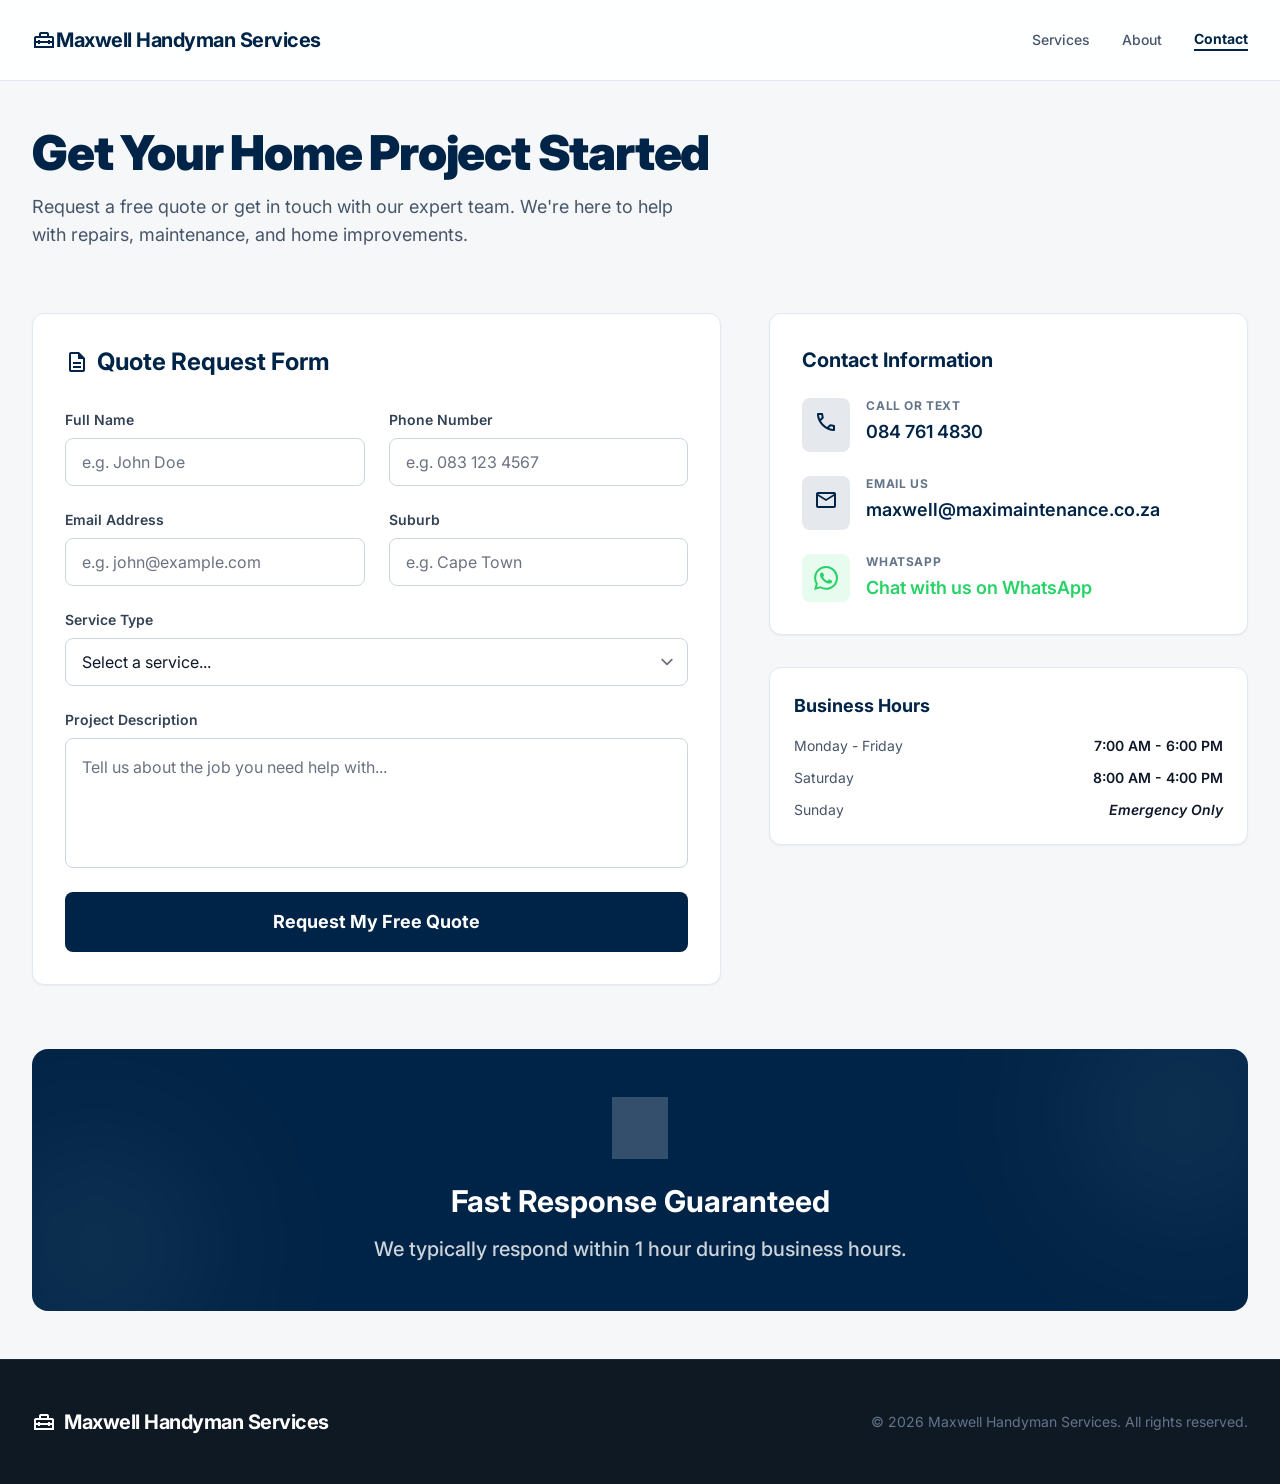
<file: contact/index.html>
<!doctype html>

<html class="light" lang="en">
  <head>
    <meta charset="utf-8" />
    <meta content="width=device-width, initial-scale=1.0" name="viewport" />
    <title>Contact for Handyman & Maintenance Quotes | Maxwell Services</title>
    <meta
      name="description"
      content="Get a free quote for handyman and property maintenance services in Cape Town. Contact Maxwell for reliable and affordable home repairs."
    />
    <meta
      name="keywords"
      content="handyman quote, contact handyman, maintenance request, Cape Town repairs, book handyman"
    />
    <script src="../assets/scripts/main.js" defer></script>
    <link href="../assets/css/styles.css" rel="stylesheet" />
    <link
      href="https://fonts.googleapis.com/css2?family=Inter:wght@400;500;600;700;800;900&amp;display=swap"
      rel="stylesheet"
    />
    <link
      href="https://fonts.googleapis.com/css2?family=Material+Symbols+Outlined:wght,FILL@100..700,0..1&amp;display=swap"
      rel="stylesheet"
    />
    <link
      href="https://fonts.googleapis.com/css2?family=Material+Symbols+Outlined:wght,FILL@100..700,0..1&amp;display=swap"
      rel="stylesheet"
    />

    <style>
      body {
        font-family: "Inter", sans-serif;
      }
      .form-input:focus {
        border-color: #002447;
        outline: none;
      }
      .whatsapp-link,
      .whatsapp-link * {
        cursor: pointer;
      }
    </style>
  </head>
  <body
    class="bg-background-light dark:bg-background-dark text-slate-900 font-display"
  >
    <!-- Header / TopNavBar -->
    <header
      class="sticky top-0 z-50 bg-white/90 dark:bg-background-dark/90 backdrop-blur-md border-b border-slate-200 dark:border-slate-800"
    >
      <div class="max-w-7xl mx-auto px-4 sm:px-6 lg:px-8">
        <div class="flex items-center justify-between h-16 sm:h-20">
          <!-- Logo -->
          <a
            href="/"
            class="flex items-center gap-1 sm:gap-2 text-primary dark:text-white min-w-0 hover:opacity-80 transition-opacity"
          >
            <span
              class="material-symbols-outlined text-2xl sm:text-3xl shrink-0"
              data-icon="home_repair_service"
              >home_repair_service</span
            >
            <h2 class="text-base sm:text-xl font-bold tracking-tight truncate">
              Maxwell Handyman Services
            </h2>
          </a>

          <!-- CTA & Profile -->
          <div class="flex items-center gap-4">
            <!-- Navigation -->
            <nav
              class="flex md:flex items-center gap-4 md:gap-8 text-xs sm:text-sm"
            >
              <a
                class="text-sm font-medium text-slate-600 hover:text-primary dark:text-slate-300 dark:hover:text-white transition-colors"
                href="../services/"
                >Services</a
              >
              <a
                class="text-sm font-medium text-slate-600 hover:text-primary dark:text-slate-300 dark:hover:text-white transition-colors"
                href="../about/"
                >About</a
              >
              <a
                class="text-sm font-bold text-primary dark:text-white transition-colors border-b-2 border-primary"
                href="../contact/"
                >Contact</a
              >
            </nav>
          </div>
        </div>
      </div>
    </header>
    <main class="max-w-7xl mx-auto px-4 py-8 sm:px-6 lg:px-8 lg:py-12">
      <!-- Hero Section Title -->
      <div class="mb-10 lg:mb-16">
        <h1
          class="text-4xl lg:text-5xl font-black text-primary dark:text-white tracking-tight mb-4"
        >
          Get Your Home Project Started
        </h1>
        <p class="text-lg text-slate-600 dark:text-slate-400 max-w-2xl">
          Request a free quote or get in touch with our expert team. We're here
          to help with repairs, maintenance, and home improvements.
        </p>
      </div>
      <div class="grid grid-cols-1 lg:grid-cols-12 gap-12">
        <!-- Left Side: Quote Form -->
        <div
          class="lg:col-span-7 bg-white dark:bg-slate-900 rounded-xl shadow-sm border border-slate-200 dark:border-slate-800 p-6 sm:p-8"
        >
          <h2
            class="text-2xl font-bold text-primary dark:text-white mb-8 flex items-center gap-2"
          >
            <span class="material-symbols-outlined text-primary"
              >description</span
            >
            Quote Request Form
          </h2>
          <form id="quote-form" class="space-y-6">
            <div class="grid grid-cols-1 md:grid-cols-2 gap-6">
              <div class="flex flex-col gap-2">
                <label
                  class="text-sm font-semibold text-slate-700 dark:text-slate-300"
                  >Full Name</label
                >
                <input
                  id="fullName"
                  name="fullName"
                  class="w-full rounded-lg border-slate-300 dark:border-slate-700 dark:bg-slate-800 dark:text-white focus:ring-primary focus:border-primary h-12 px-4 transition-all"
                  placeholder="e.g. John Doe"
                  type="text"
                />
              </div>
              <div class="flex flex-col gap-2">
                <label
                  class="text-sm font-semibold text-slate-700 dark:text-slate-300"
                  >Phone Number</label
                >
                <input
                  id="phone"
                  name="phone"
                  class="w-full rounded-lg border-slate-300 dark:border-slate-700 dark:bg-slate-800 dark:text-white focus:ring-primary focus:border-primary h-12 px-4 transition-all"
                  placeholder="e.g. 083 123 4567"
                  type="tel"
                />
              </div>
            </div>

            <div class="grid grid-cols-1 md:grid-cols-2 gap-6">
              <div class="flex flex-col gap-2">
                <label
                  class="text-sm font-semibold text-slate-700 dark:text-slate-300"
                  >Email Address</label
                >
                <input
                  id="email"
                  name="email"
                  class="w-full rounded-lg border-slate-300 dark:border-slate-700 dark:bg-slate-800 dark:text-white focus:ring-primary focus:border-primary h-12 px-4 transition-all"
                  placeholder="e.g. john@example.com"
                  type="email"
                />
              </div>
              <div class="flex flex-col gap-2">
                <label
                  class="text-sm font-semibold text-slate-700 dark:text-slate-300"
                  >Suburb</label
                >
                <input
                  id="suburb"
                  name="suburb"
                  class="w-full rounded-lg border-slate-300 dark:border-slate-700 dark:bg-slate-800 dark:text-white focus:ring-primary focus:border-primary h-12 px-4 transition-all"
                  placeholder="e.g. Cape Town"
                  type="text"
                />
              </div>
            </div>

            <div class="flex flex-col gap-2">
              <label
                class="text-sm font-semibold text-slate-700 dark:text-slate-300"
                >Service Type</label
              >
              <select
                id="serviceType"
                name="serviceType"
                class="w-full rounded-lg border-slate-300 dark:border-slate-700 dark:bg-slate-800 dark:text-white focus:ring-primary focus:border-primary h-12 px-4 transition-all appearance-none"
              >
                <option value="">Select a service...</option>
                <option value="General Repairs">General Repairs</option>
                <option value="Basic Plumbing">Basic Plumbing</option>
                <option value="Electrical Maintenance">
                  Electrical Maintenance
                </option>
                <option value="Carpentry & Assembly">
                  Carpentry & Assembly
                </option>
                <option value="Painting & Patching">Painting & Patching</option>
                <option value="Garden & Outdoor">Garden & Outdoor</option>
              </select>
            </div>

            <div class="flex flex-col gap-2">
              <label
                class="text-sm font-semibold text-slate-700 dark:text-slate-300"
                >Project Description</label
              >
              <textarea
                id="projectDescription"
                name="projectDescription"
                class="w-full rounded-lg border-slate-300 dark:border-slate-700 dark:bg-slate-800 dark:text-white focus:ring-primary focus:border-primary p-4 transition-all resize-none"
                placeholder="Tell us about the job you need help with..."
                rows="4"
              ></textarea>
            </div>
            <button
              class="w-full bg-primary text-white py-4 rounded-lg font-bold text-lg hover:shadow-lg hover:bg-opacity-95 transition-all transform hover:-translate-y-0.5"
              type="submit"
            >
              Request My Free Quote
            </button>
          </form>
        </div>
        <!-- Right Side: Contact Info -->
        <div class="lg:col-span-5 space-y-8">
          <!-- Contact Details -->
          <div
            class="bg-white dark:bg-slate-900 rounded-xl shadow-sm border border-slate-200 dark:border-slate-800 p-6 sm:p-8"
          >
            <h3 class="text-xl font-bold text-primary dark:text-white mb-6">
              Contact Information
            </h3>
            <div class="space-y-6">
              <div class="flex items-start gap-4">
                <div class="bg-primary/10 text-primary p-3 rounded-lg">
                  <span class="material-symbols-outlined">call</span>
                </div>
                <div>
                  <p
                    class="text-xs font-bold uppercase tracking-wider text-slate-500 mb-1"
                  >
                    Call or Text
                  </p>
                  <p class="text-lg font-semibold text-primary dark:text-white">
                    084 761 4830
                  </p>
                </div>
              </div>
              <div class="flex items-start gap-4">
                <div class="bg-primary/10 text-primary p-3 rounded-lg">
                  <span class="material-symbols-outlined">mail</span>
                </div>
                <div>
                  <p
                    class="text-xs font-bold uppercase tracking-wider text-slate-500 mb-1"
                  >
                    Email Us
                  </p>
                  <p class="text-lg font-semibold text-primary dark:text-white">
                    maxwell@maximaintenance.co.za
                  </p>
                </div>
              </div>
              <div class="flex items-start gap-4">
                <div class="bg-[#25D366]/10 text-[#25D366] p-3 rounded-lg">
                  <!-- WhatsApp SVG stays the same  -->
                  <svg
                    class="w-6 h-6 fill-current"
                    viewBox="0 0 24 24"
                    xmlns="http://www.w3.org/2000/svg"
                  >
                    <path
                      d="M17.472 14.382c-.297-.149-1.758-.867-2.03-.967-.273-.099-.471-.148-.67.15-.197.297-.767.966-.94 1.164-.173.199-.347.223-.644.075-.297-.15-1.255-.463-2.39-1.475-.883-.788-1.48-1.761-1.653-2.059-.173-.297-.018-.458.13-.606.134-.133.298-.347.446-.52.149-.174.198-.298.298-.497.099-.198.05-.371-.025-.52-.075-.149-.669-1.612-.916-2.207-.242-.579-.487-.5-.669-.51-.173-.008-.371-.01-.57-.01-.198 0-.52.074-.792.372-.272.297-1.04 1.016-1.04 2.479 0 1.462 1.065 2.875 1.213 3.074.149.198 2.096 3.2 5.077 4.487.709.306 1.262.489 1.694.625.712.227 1.36.195 1.871.118.571-.085 1.758-.719 2.006-1.413.248-.694.248-1.289.173-1.413-.074-.124-.272-.198-.57-.347m-5.421 7.403h-.004a9.87 9.87 0 01-5.031-1.378l-.361-.214-3.741.982.998-3.648-.235-.374a9.86 9.86 0 01-1.51-5.26c.001-5.45 4.436-9.884 9.888-9.884 2.64 0 5.122 1.03 6.988 2.898a9.825 9.825 0 012.893 6.994c-.003 5.45-4.437 9.884-9.885 9.884m8.413-18.297A11.815 11.815 0 0012.05 0C5.495 0 .16 5.335.157 11.892c0 2.096.547 4.142 1.588 5.945L.057 24l6.305-1.654a11.882 11.882 0 005.683 1.448h.005c6.554 0 11.89-5.335 11.893-11.893a11.821 11.821 0 00-3.48-8.413z"
                    ></path>
                  </svg>
                </div>
                <div class="flex-1">
                  <p
                    class="text-xs font-bold uppercase tracking-wider text-slate-500 mb-1"
                  >
                    WhatsApp
                  </p>
                  <a
                    href="#"
                    class="whatsapp-link inline-flex items-center gap-2 text-lg font-semibold text-[#25D366] hover:underline"
                  >
                    Chat with us on WhatsApp
                  </a>
                </div>
              </div>
            </div>
          </div>
          <!-- Business Hours -->
          <div
            class="bg-white dark:bg-slate-900 rounded-xl shadow-sm border border-slate-200 dark:border-slate-800 p-6"
          >
            <div class="flex items-center justify-between mb-4">
              <h3 class="text-lg font-bold text-primary dark:text-white">
                Business Hours
              </h3>
            </div>
            <ul class="space-y-3">
              <li class="flex justify-between text-sm">
                <span class="text-slate-600 dark:text-slate-400"
                  >Monday - Friday</span
                >
                <span class="font-semibold text-slate-900 dark:text-white"
                  >7:00 AM - 6:00 PM</span
                >
              </li>
              <li class="flex justify-between text-sm">
                <span class="text-slate-600 dark:text-slate-400">Saturday</span>
                <span class="font-semibold text-slate-900 dark:text-white"
                  >8:00 AM - 4:00 PM</span
                >
              </li>
              <li class="flex justify-between text-sm">
                <span class="text-slate-600 dark:text-slate-400">Sunday</span>
                <span
                  class="font-semibold text-slate-900 dark:text-white italic"
                  >Emergency Only</span
                >
              </li>
            </ul>
          </div>
        </div>
      </div>
      <!-- Trust Footer Banner -->
      <div
        class="mt-16 bg-primary text-white rounded-2xl p-8 lg:p-12 text-center overflow-hidden relative"
      >
        <div class="relative z-10">
          <div class="flex justify-center mb-6">
            <div class="bg-white/20 p-4 rounded-full backdrop-blur-sm">
              <span class="material-symbols-outlined text-4xl">timer</span>
            </div>
          </div>
          <h3 class="text-2xl sm:text-3xl font-bold mb-4">
            Fast Response Guaranteed
          </h3>
          <p class="text-xl text-white/80 font-medium">
            We typically respond within 1 hour during business hours.
          </p>
        </div>
        <!-- Decorative Background Element -->
        <div
          class="absolute top-0 right-0 -mr-16 -mt-16 w-64 h-64 bg-white/5 rounded-full blur-3xl"
        ></div>
        <div
          class="absolute bottom-0 left-0 -ml-16 -mb-16 w-64 h-64 bg-white/5 rounded-full blur-3xl"
        ></div>
      </div>
    </main>
    <!-- Footer -->
    <footer class="bg-background-dark py-12 border-t border-slate-800">
      <div class="max-w-7xl mx-auto px-4 sm:px-6 lg:px-8">
        <div
          class="flex flex-col md:flex-row justify-between items-center gap-8"
        >
          <div class="flex items-center gap-2">
            <span class="material-symbols-outlined text-white text-3xl"
              >home_repair_service</span
            >
            <span class="text-white text-xl font-bold tracking-tight"
              >Maxwell Handyman Services</span
            >
          </div>
          <p class="text-slate-500 text-sm">
            © 2026 Maxwell Handyman Services. All rights reserved.
          </p>
        </div>
      </div>
    </footer>
  </body>
</html>
</file>
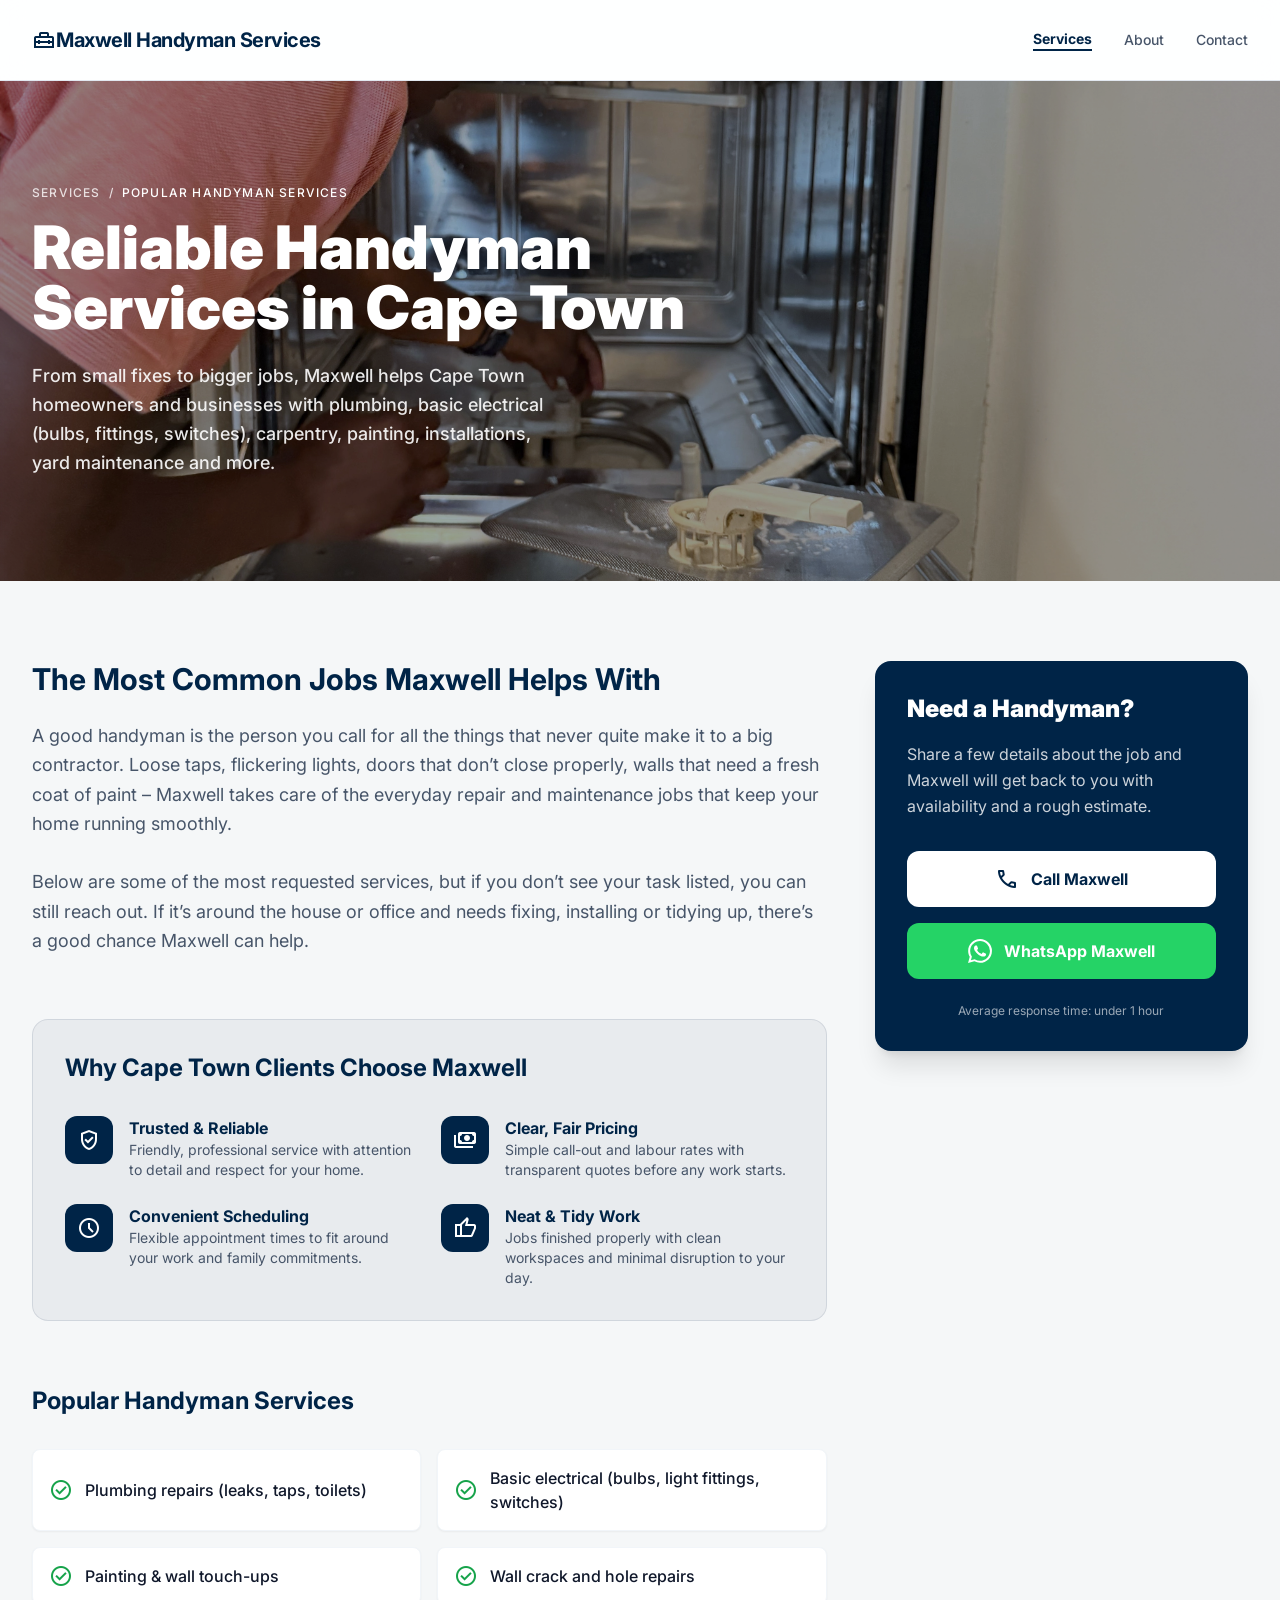
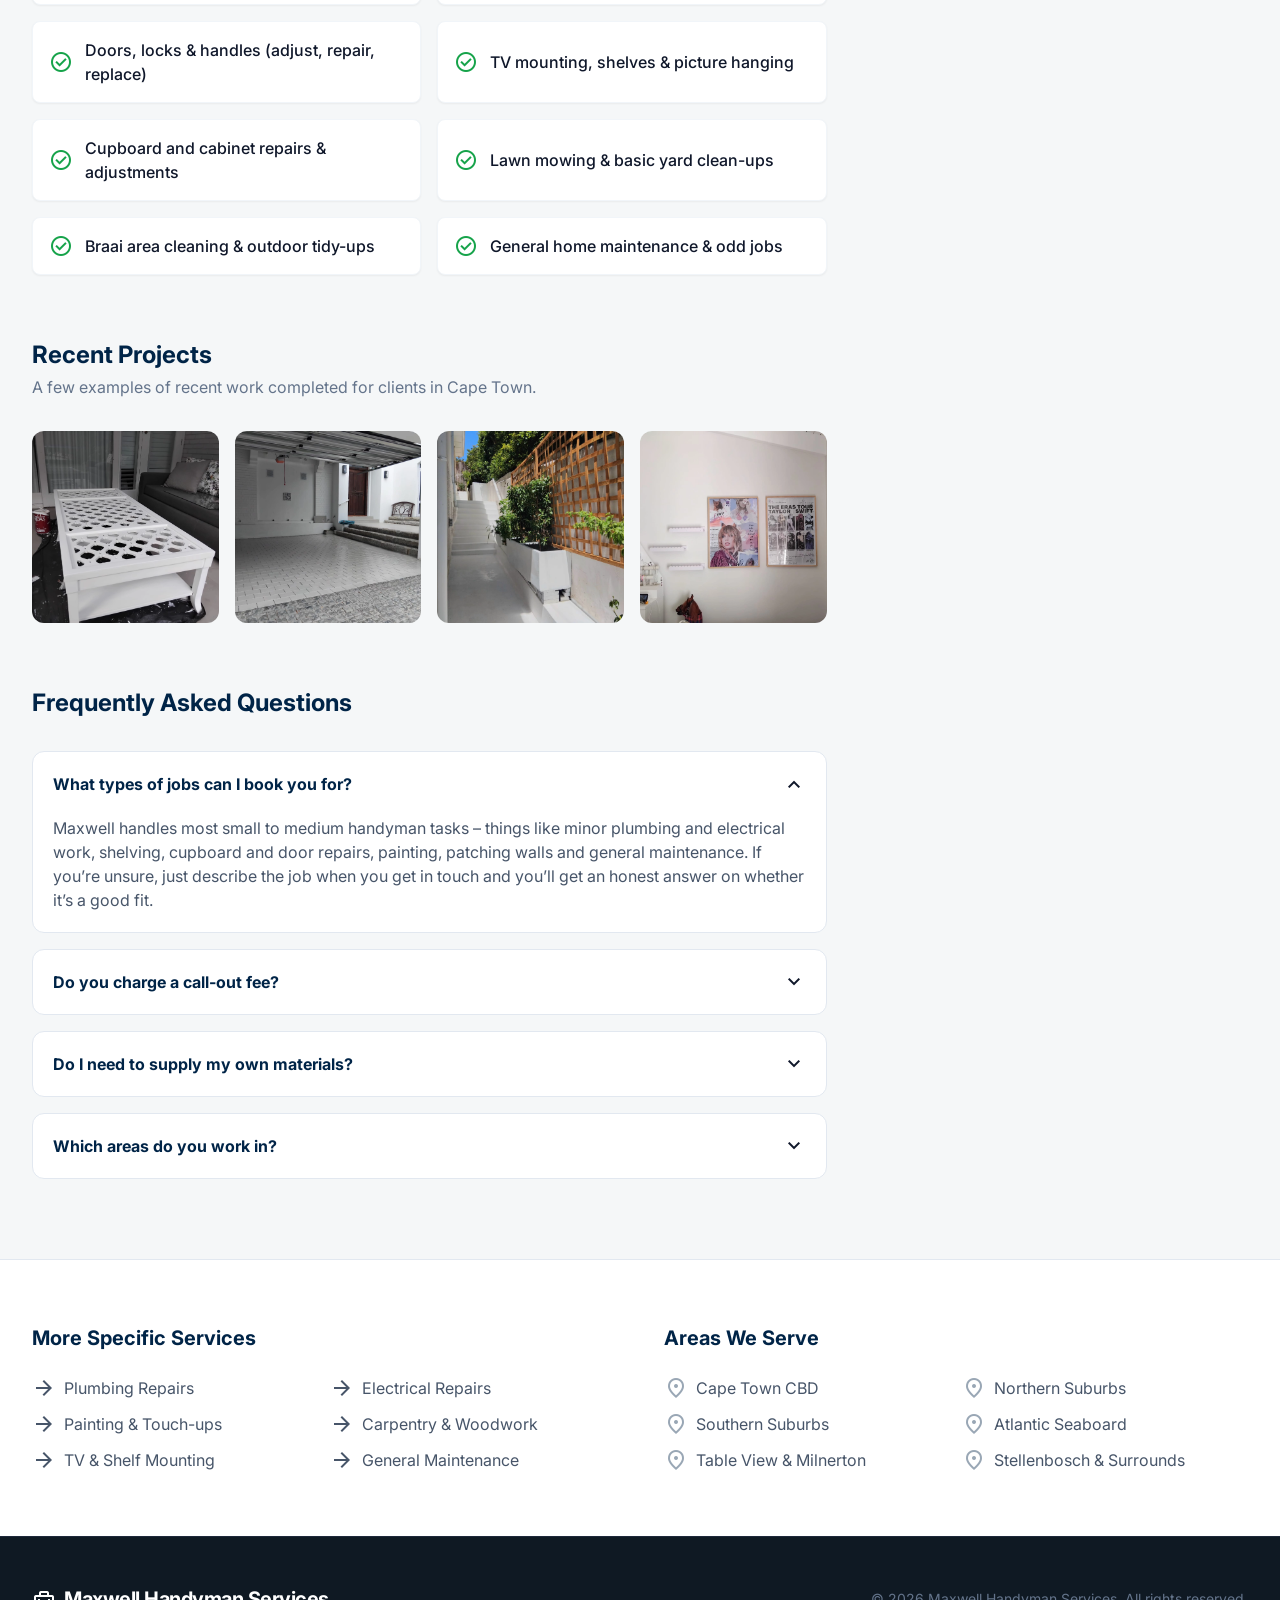
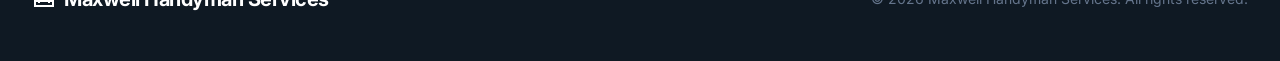
<file: services/index.html>
<!doctype html>
<html lang="en">
  <head>
    <meta charset="utf-8" />
    <meta content="width=device-width, initial-scale=1.0" name="viewport" />
    <title>
      Handyman & Maintenance Services | Plumbing, Electrical & Repairs
    </title>
    <meta
      name="description"
      content="Explore our handyman and maintenance services. We offer plumbing, electrical, painting, carpentry, and general home maintenance across Cape Town."
    />
    <meta
      name="keywords"
      content="handyman services, home maintenance, property repairs, plumbing, electrical repairs, painting, carpentry, Cape Town"
    />
    <script src="../assets/scripts/main.js" defer></script>
    <link href="../assets/css/styles.css" rel="stylesheet" />
    <link
      href="https://fonts.googleapis.com/css2?family=Material+Symbols+Outlined:wght,FILL@100..700,0..1&amp;display=swap"
      rel="stylesheet"
    />
    <link
      href="https://fonts.googleapis.com/css2?family=Inter:wght@400;500;600;700;800;900&amp;display=swap"
      rel="stylesheet"
    />
    <link
      href="https://fonts.googleapis.com/css2?family=Material+Symbols+Outlined:wght,FILL@100..700,0..1&amp;display=swap"
      rel="stylesheet"
    />

    <style>
      body {
        font-family: "Inter", sans-serif;
        --checkbox-tick-svg: url("data:image/svg+xml,%3csvg viewBox=%270 0 16 16%27 fill=%27rgb(248,250,252)%27 xmlns=%27http://www.w3.org/2000/svg%27%3e%3cpath d=%27M12.207 4.793a1 1 0 010 1.414l-5 5a1 1 0 01-1.414 0l-2-2a1 1 0 011.414-1.414L6.5 9.086l4.293-4.293a1 1 0 011.414 0z%27/%3e%3c/svg%3e");
      }
      .material-symbols-outlined {
        font-variation-settings:
          "FILL" 0,
          "wght" 400,
          "GRAD" 0,
          "opsz" 24;
      }
      .whatsapp-link,
      .whatsapp-link * {
        cursor: pointer;
      }
    </style>
  </head>
  <body
    class="bg-background-light dark:bg-background-dark text-slate-900 dark:text-slate-100 min-h-screen"
  >
    <!-- Header Section -->
    <header
      class="sticky top-0 z-50 bg-white/90 dark:bg-background-dark/90 backdrop-blur-md border-b border-slate-200 dark:border-slate-800"
    >
      <div class="max-w-7xl mx-auto px-4 sm:px-6 lg:px-8">
        <div class="flex items-center justify-between h-16 sm:h-20">
          <!-- Logo -->
          <a
            href="/"
            class="flex items-center gap-1 sm:gap-2 text-primary dark:text-white min-w-0 hover:opacity-80 transition-opacity"
          >
            <span
              class="material-symbols-outlined text-2xl sm:text-3xl shrink-0"
              data-icon="home_repair_service"
            >
              home_repair_service
            </span>
            <h2 class="text-base sm:text-xl font-bold tracking-tight truncate">
              Maxwell Handyman Services
            </h2>
          </a>
          <!-- CTA & Profile -->
          <div class="flex items-center gap-4">
            <!-- Navigation -->
            <nav
              class="flex md:flex items-center gap-4 md:gap-8 text-xs sm:text-sm"
            >
              <a
                class="text-sm font-bold text-primary dark:text-white transition-colors border-b-2 border-primary"
                href="../services/"
              >
                Services
              </a>
              <a
                class="text-sm font-medium text-slate-600 hover:text-primary dark:text-slate-300 dark:hover:text-white transition-colors"
                href="../about/"
              >
                About
              </a>
              <a
                class="text-sm font-medium text-slate-600 hover:text-primary dark:text-slate-300 dark:hover:text-white transition-colors"
                href="../contact/"
              >
                Contact
              </a>
            </nav>
          </div>
        </div>
      </div>
    </header>

    <!-- Hero Section -->
    <section
      class="relative h-[400px] md:h-[500px] flex items-center overflow-hidden"
    >
      <div class="absolute inset-0 z-0">
        <div
          class="absolute inset-0 bg-primary/40 mix-blend-multiply z-10"
        ></div>
        <img
          alt="Handyman working on home maintenance"
          class="w-full h-full object-cover"
          data-alt="Professional handyman fixing and installing fixtures in a home"
          src="/assets/images/maxwell-fixing-dishwasher.webp"
        />
      </div>
      <div class="relative z-20 max-w-7xl mx-auto px-4 sm:px-6 lg:px-8 w-full">
        <div class="max-w-2xl">
          <nav
            class="flex mb-4 text-white/80 text-xs font-medium uppercase tracking-widest"
          >
            <span>Services</span>
            <span class="mx-2">/</span>
            <span class="text-white">Popular Handyman Services</span>
          </nav>
          <h1
            class="text-4xl md:text-6xl font-black text-white leading-tight mb-6"
          >
            Reliable Handyman Services in Cape Town
          </h1>
          <p class="text-lg text-white/90 font-medium max-w-lg leading-relaxed">
            From small fixes to bigger jobs, Maxwell helps Cape Town homeowners
            and businesses with plumbing, basic electrical (bulbs, fittings,
            switches), carpentry, painting, installations, yard maintenance and
            more.
          </p>
        </div>
      </div>
    </section>

    <!-- Main Content Grid -->
    <main class="max-w-7xl mx-auto px-4 sm:px-6 lg:px-8 py-12 md:py-20">
      <div class="grid grid-cols-1 lg:grid-cols-12 gap-12">
        <!-- Left Column: Service Details -->
        <div class="lg:col-span-8 space-y-16">
          <!-- Intro Section -->
          <section>
            <h2 class="text-3xl font-bold text-primary dark:text-white mb-6">
              The Most Common Jobs Maxwell Helps With
            </h2>
            <p
              class="text-slate-600 dark:text-slate-400 text-lg leading-relaxed"
            >
              A good handyman is the person you call for all the things that
              never quite make it to a big contractor. Loose taps, flickering
              lights, doors that don’t close properly, walls that need a fresh
              coat of paint – Maxwell takes care of the everyday repair and
              maintenance jobs that keep your home running smoothly.
              <br /><br />
              Below are some of the most requested services, but if you don’t
              see your task listed, you can still reach out. If it’s around the
              house or office and needs fixing, installing or tidying up,
              there’s a good chance Maxwell can help.
            </p>
          </section>

          <!-- Benefits Section -->
          <section
            class="bg-primary/5 dark:bg-white/5 rounded-2xl p-8 border border-primary/10"
          >
            <h3 class="text-2xl font-bold text-primary dark:text-white mb-8">
              Why Cape Town Clients Choose Maxwell
            </h3>
            <div class="grid grid-cols-1 sm:grid-cols-2 gap-6">
              <div class="flex gap-4">
                <div
                  class="flex-shrink-0 w-12 h-12 rounded-xl bg-primary text-white flex items-center justify-center"
                >
                  <span class="material-symbols-outlined">verified_user</span>
                </div>
                <div>
                  <h4 class="font-bold text-primary dark:text-white">
                    Trusted &amp; Reliable
                  </h4>
                  <p class="text-sm text-slate-600 dark:text-slate-400">
                    Friendly, professional service with attention to detail and
                    respect for your home.
                  </p>
                </div>
              </div>
              <div class="flex gap-4">
                <div
                  class="flex-shrink-0 w-12 h-12 rounded-xl bg-primary text-white flex items-center justify-center"
                >
                  <span class="material-symbols-outlined">payments</span>
                </div>
                <div>
                  <h4 class="font-bold text-primary dark:text-white">
                    Clear, Fair Pricing
                  </h4>
                  <p class="text-sm text-slate-600 dark:text-slate-400">
                    Simple call-out and labour rates with transparent quotes
                    before any work starts.
                  </p>
                </div>
              </div>
              <div class="flex gap-4">
                <div
                  class="flex-shrink-0 w-12 h-12 rounded-xl bg-primary text-white flex items-center justify-center"
                >
                  <span class="material-symbols-outlined">schedule</span>
                </div>
                <div>
                  <h4 class="font-bold text-primary dark:text-white">
                    Convenient Scheduling
                  </h4>
                  <p class="text-sm text-slate-600 dark:text-slate-400">
                    Flexible appointment times to fit around your work and
                    family commitments.
                  </p>
                </div>
              </div>
              <div class="flex gap-4">
                <div
                  class="flex-shrink-0 w-12 h-12 rounded-xl bg-primary text-white flex items-center justify-center"
                >
                  <span class="material-symbols-outlined">thumb_up</span>
                </div>
                <div>
                  <h4 class="font-bold text-primary dark:text-white">
                    Neat &amp; Tidy Work
                  </h4>
                  <p class="text-sm text-slate-600 dark:text-slate-400">
                    Jobs finished properly with clean workspaces and minimal
                    disruption to your day.
                  </p>
                </div>
              </div>
            </div>
          </section>

          <!-- What's Included Section -->
          <section>
            <h3 class="text-2xl font-bold text-primary dark:text-white mb-8">
              Popular Handyman Services
            </h3>
            <div class="grid grid-cols-1 md:grid-cols-2 gap-4">
              <div
                class="flex items-center gap-3 p-4 rounded-lg bg-white dark:bg-slate-800 shadow-sm border border-slate-100 dark:border-slate-700"
              >
                <span class="material-symbols-outlined text-green-600">
                  check_circle
                </span>
                <span class="font-medium">
                  Plumbing repairs (leaks, taps, toilets)
                </span>
              </div>
              <div
                class="flex items-center gap-3 p-4 rounded-lg bg-white dark:bg-slate-800 shadow-sm border border-slate-100 dark:border-slate-700"
              >
                <span class="material-symbols-outlined text-green-600">
                  check_circle
                </span>
                <span class="font-medium">
                  Basic electrical (bulbs, light fittings, switches)
                </span>
              </div>
              <div
                class="flex items-center gap-3 p-4 rounded-lg bg-white dark:bg-slate-800 shadow-sm border border-slate-100 dark:border-slate-700"
              >
                <span class="material-symbols-outlined text-green-600">
                  check_circle
                </span>
                <span class="font-medium"> Painting &amp; wall touch-ups </span>
              </div>
              <div
                class="flex items-center gap-3 p-4 rounded-lg bg-white dark:bg-slate-800 shadow-sm border border-slate-100 dark:border-slate-700"
              >
                <span class="material-symbols-outlined text-green-600">
                  check_circle
                </span>
                <span class="font-medium"> Wall crack and hole repairs </span>
              </div>
              <div
                class="flex items-center gap-3 p-4 rounded-lg bg-white dark:bg-slate-800 shadow-sm border border-slate-100 dark:border-slate-700"
              >
                <span class="material-symbols-outlined text-green-600">
                  check_circle
                </span>
                <span class="font-medium">
                  Doors, locks &amp; handles (adjust, repair, replace)
                </span>
              </div>
              <div
                class="flex items-center gap-3 p-4 rounded-lg bg-white dark:bg-slate-800 shadow-sm border border-slate-100 dark:border-slate-700"
              >
                <span class="material-symbols-outlined text-green-600">
                  check_circle
                </span>
                <span class="font-medium">
                  TV mounting, shelves &amp; picture hanging
                </span>
              </div>
              <div
                class="flex items-center gap-3 p-4 rounded-lg bg-white dark:bg-slate-800 shadow-sm border border-slate-100 dark:border-slate-700"
              >
                <span class="material-symbols-outlined text-green-600">
                  check_circle
                </span>
                <span class="font-medium">
                  Cupboard and cabinet repairs &amp; adjustments
                </span>
              </div>
              <div
                class="flex items-center gap-3 p-4 rounded-lg bg-white dark:bg-slate-800 shadow-sm border border-slate-100 dark:border-slate-700"
              >
                <span class="material-symbols-outlined text-green-600">
                  check_circle
                </span>
                <span class="font-medium">
                  Lawn mowing &amp; basic yard clean-ups
                </span>
              </div>
              <div
                class="flex items-center gap-3 p-4 rounded-lg bg-white dark:bg-slate-800 shadow-sm border border-slate-100 dark:border-slate-700"
              >
                <span class="material-symbols-outlined text-green-600">
                  check_circle
                </span>
                <span class="font-medium">
                  Braai area cleaning &amp; outdoor tidy-ups
                </span>
              </div>
              <div
                class="flex items-center gap-3 p-4 rounded-lg bg-white dark:bg-slate-800 shadow-sm border border-slate-100 dark:border-slate-700"
              >
                <span class="material-symbols-outlined text-green-600">
                  check_circle
                </span>
                <span class="font-medium">
                  General home maintenance &amp; odd jobs
                </span>
              </div>
            </div>
          </section>

          <!-- Recent Work Gallery -->
          <section>
            <div class="flex items-end justify-between mb-8">
              <div>
                <h3 class="text-2xl font-bold text-primary dark:text-white">
                  Recent Projects
                </h3>
                <p class="text-slate-500 mt-1">
                  A few examples of recent work completed for clients in Cape
                  Town.
                </p>
              </div>
            </div>
            <div class="grid grid-cols-2 md:grid-cols-4 gap-4">
              <div class="group relative overflow-hidden rounded-xl h-48">
                <img
                  alt="Pipe and plumbing installation"
                  class="w-full h-full object-cover transition-transform duration-500 group-hover:scale-110"
                  data-alt="New copper piping installed neatly along a wall"
                  src="/assets/images/restored-coffee-table.webp"
                />
              </div>
              <div class="group relative overflow-hidden rounded-xl h-48">
                <img
                  alt="Kitchen handyman work and fixture installation"
                  class="w-full h-full object-cover transition-transform duration-500 group-hover:scale-110"
                  data-alt="Handyman installing fixtures in a modern kitchen"
                  src="/assets/images/completed-painted-brick-floor.webp"
                />
              </div>
              <div class="group relative overflow-hidden rounded-xl h-48">
                <img
                  alt="Outdoor tap and exterior maintenance"
                  class="w-full h-full object-cover transition-transform duration-500 group-hover:scale-110"
                  data-alt="Maintained outdoor tap and exterior plumbing"
                  src="/assets/images/painted-stairs.webp"
                />
              </div>
              <div class="group relative overflow-hidden rounded-xl h-48">
                <img
                  alt="Outdoor tap and exterior maintenance"
                  class="w-full h-full object-cover transition-transform duration-500 group-hover:scale-110"
                  data-alt="Maintained outdoor tap and exterior plumbing"
                  src="/assets/images/shelves-and-posters.webp"
                />
              </div>
            </div>
          </section>

          <!-- FAQ Section -->
          <section>
            <h3 class="text-2xl font-bold text-primary dark:text-white mb-8">
              Frequently Asked Questions
            </h3>
            <div class="space-y-4">
              <details
                class="group bg-white dark:bg-slate-800 rounded-xl border border-slate-200 dark:border-slate-700"
                open
              >
                <summary
                  class="flex items-center justify-between p-5 cursor-pointer list-none"
                >
                  <span class="font-bold text-primary dark:text-white">
                    What types of jobs can I book you for?
                  </span>
                  <span
                    class="material-symbols-outlined transition-transform group-open:rotate-180"
                  >
                    expand_more
                  </span>
                </summary>
                <div class="px-5 pb-5 text-slate-600 dark:text-slate-400">
                  Maxwell handles most small to medium handyman tasks – things
                  like minor plumbing and electrical work, shelving, cupboard
                  and door repairs, painting, patching walls and general
                  maintenance. If you’re unsure, just describe the job when you
                  get in touch and you’ll get an honest answer on whether it’s a
                  good fit.
                </div>
              </details>
              <details
                class="group bg-white dark:bg-slate-800 rounded-xl border border-slate-200 dark:border-slate-700"
              >
                <summary
                  class="flex items-center justify-between p-5 cursor-pointer list-none"
                >
                  <span class="font-bold text-primary dark:text-white">
                    Do you charge a call-out fee?
                  </span>
                  <span
                    class="material-symbols-outlined transition-transform group-open:rotate-180"
                  >
                    expand_more
                  </span>
                </summary>
                <div class="px-5 pb-5 text-slate-600 dark:text-slate-400">
                  Yes, there is a standard call-out fee which covers travel and
                  the first part of the inspection. From there you’ll receive a
                  quote for the work. For bigger jobs, the call-out fee can
                  often be included in the final price.
                </div>
              </details>
              <details
                class="group bg-white dark:bg-slate-800 rounded-xl border border-slate-200 dark:border-slate-700"
              >
                <summary
                  class="flex items-center justify-between p-5 cursor-pointer list-none"
                >
                  <span class="font-bold text-primary dark:text-white">
                    Do I need to supply my own materials?
                  </span>
                  <span
                    class="material-symbols-outlined transition-transform group-open:rotate-180"
                  >
                    expand_more
                  </span>
                </summary>
                <div class="px-5 pb-5 text-slate-600 dark:text-slate-400">
                  You’re welcome to supply materials if you already have them,
                  or Maxwell can source what’s needed and add it to the quote.
                  This will be discussed upfront so there are no surprises.
                </div>
              </details>
              <details
                class="group bg-white dark:bg-slate-800 rounded-xl border border-slate-200 dark:border-slate-700"
              >
                <summary
                  class="flex items-center justify-between p-5 cursor-pointer list-none"
                >
                  <span class="font-bold text-primary dark:text-white">
                    Which areas do you work in?
                  </span>
                  <span
                    class="material-symbols-outlined transition-transform group-open:rotate-180"
                  >
                    expand_more
                  </span>
                </summary>
                <div class="px-5 pb-5 text-slate-600 dark:text-slate-400">
                  Maxwell mainly serves Cape Town and surrounding suburbs.
                  Service areas include the CBD, Northern Suburbs, Southern
                  Suburbs and parts of the Atlantic Seaboard. If you’re just
                  outside these areas, send a message with your location and
                  we’ll see what’s possible.
                </div>
              </details>
            </div>
          </section>
        </div>

        <!-- Right Column: Sidebar CTA -->
        <aside class="lg:col-span-4">
          <div class="sticky top-24 space-y-6">
            <!-- CTA Card -->
            <div class="bg-primary rounded-2xl p-8 text-white shadow-xl">
              <h3 class="text-2xl font-black mb-4">Need a Handyman?</h3>
              <p class="text-white/80 mb-8 leading-relaxed">
                Share a few details about the job and Maxwell will get back to
                you with availability and a rough estimate.
              </p>
              <div class="space-y-4">
                <a
                  href="tel:+27847614830"
                  class="w-full bg-white text-primary flex items-center justify-center gap-3 py-4 rounded-xl font-bold hover:bg-slate-100 transition-all"
                >
                  <span class="material-symbols-outlined">call</span>
                  Call Maxwell
                </a>
                <a
                  href="#"
                  class="whatsapp-link w-full bg-[#25D366] text-white flex items-center justify-center gap-3 py-4 rounded-xl font-bold hover:opacity-90 transition-all"
                >
                  <!-- WhatsApp SVG stays the same  -->
                  <svg
                    class="w-6 h-6 fill-current"
                    viewBox="0 0 24 24"
                    xmlns="http://www.w3.org/2000/svg"
                  >
                    <path
                      d="M17.472 14.382c-.297-.149-1.758-.867-2.03-.967-.273-.099-.471-.148-.67.15-.197.297-.767.966-.94 1.164-.173.199-.347.223-.644.075-.297-.15-1.255-.463-2.39-1.475-.883-.788-1.48-1.761-1.653-2.059-.173-.297-.018-.458.13-.606.134-.133.298-.347.446-.52.149-.174.198-.298.298-.497.099-.198.05-.371-.025-.52-.075-.149-.669-1.612-.916-2.207-.242-.579-.487-.5-.669-.51-.173-.008-.371-.01-.57-.01-.198 0-.52.074-.792.372-.272.297-1.04 1.016-1.04 2.479 0 1.462 1.065 2.875 1.213 3.074.149.198 2.096 3.2 5.077 4.487.709.306 1.262.489 1.694.625.712.227 1.36.195 1.871.118.571-.085 1.758-.719 2.006-1.413.248-.694.248-1.289.173-1.413-.074-.124-.272-.198-.57-.347m-5.421 7.403h-.004a9.87 9.87 0 01-5.031-1.378l-.361-.214-3.741.982.998-3.648-.235-.374a9.86 9.86 0 01-1.51-5.26c.001-5.45 4.436-9.884 9.888-9.884 2.64 0 5.122 1.03 6.988 2.898a9.825 9.825 0 012.893 6.994c-.003 5.45-4.437 9.884-9.885 9.884m8.413-18.297A11.815 11.815 0 0012.05 0C5.495 0 .16 5.335.157 11.892c0 2.096.547 4.142 1.588 5.945L.057 24l6.305-1.654a11.882 11.882 0 005.683 1.448h.005c6.554 0 11.89-5.335 11.893-11.893a11.821 11.821 0 00-3.48-8.413z"
                    ></path>
                  </svg>
                  WhatsApp Maxwell
                </a>
              </div>
              <p class="text-center text-xs text-white/60 mt-6">
                Average response time: under 1 hour
              </p>
            </div>
          </div>
        </aside>
      </div>
    </main>

    <!-- Internal Links Section -->
    <section
      class="bg-white dark:bg-slate-900 py-16 border-t border-slate-200 dark:border-slate-800"
    >
      <div class="max-w-7xl mx-auto px-4 sm:px-6 lg:px-8">
        <div class="grid grid-cols-1 md:grid-cols-2 gap-12">
          <div>
            <h3 class="text-xl font-bold text-primary dark:text-white mb-6">
              More Specific Services
            </h3>
            <div class="grid grid-cols-2 gap-3">
              <a
                class="text-slate-600 dark:text-slate-400 hover:text-primary dark:hover:text-blue-400 flex items-center gap-2"
                href="#"
              >
                <span class="material-symbols-outlined text-xs">
                  arrow_forward
                </span>
                Plumbing Repairs
              </a>
              <a
                class="text-slate-600 dark:text-slate-400 hover:text-primary dark:hover:text-blue-400 flex items-center gap-2"
                href="#"
              >
                <span class="material-symbols-outlined text-xs">
                  arrow_forward
                </span>
                Electrical Repairs
              </a>
              <a
                class="text-slate-600 dark:text-slate-400 hover:text-primary dark:hover:text-blue-400 flex items-center gap-2"
                href="#"
              >
                <span class="material-symbols-outlined text-xs">
                  arrow_forward
                </span>
                Painting &amp; Touch-ups
              </a>
              <a
                class="text-slate-600 dark:text-slate-400 hover:text-primary dark:hover:text-blue-400 flex items-center gap-2"
                href="#"
              >
                <span class="material-symbols-outlined text-xs">
                  arrow_forward
                </span>
                Carpentry &amp; Woodwork
              </a>
              <a
                class="text-slate-600 dark:text-slate-400 hover:text-primary dark:hover:text-blue-400 flex items-center gap-2"
                href="#"
              >
                <span class="material-symbols-outlined text-xs">
                  arrow_forward
                </span>
                TV &amp; Shelf Mounting
              </a>
              <a
                class="text-slate-600 dark:text-slate-400 hover:text-primary dark:hover:text-blue-400 flex items-center gap-2"
                href="#"
              >
                <span class="material-symbols-outlined text-xs">
                  arrow_forward
                </span>
                General Maintenance
              </a>
            </div>
          </div>
          <div>
            <h3 class="text-xl font-bold text-primary dark:text-white mb-6">
              Areas We Serve
            </h3>
            <div class="grid grid-cols-2 gap-3">
              <a
                class="text-slate-600 dark:text-slate-400 hover:text-primary flex items-center gap-2"
                href="#"
              >
                <span class="material-symbols-outlined text-xs text-primary/40">
                  location_on
                </span>
                Cape Town CBD
              </a>
              <a
                class="text-slate-600 dark:text-slate-400 hover:text-primary flex items-center gap-2"
                href="#"
              >
                <span class="material-symbols-outlined text-xs text-primary/40">
                  location_on
                </span>
                Northern Suburbs
              </a>
              <a
                class="text-slate-600 dark:text-slate-400 hover:text-primary flex items-center gap-2"
                href="#"
              >
                <span class="material-symbols-outlined text-xs text-primary/40">
                  location_on
                </span>
                Southern Suburbs
              </a>
              <a
                class="text-slate-600 dark:text-slate-400 hover:text-primary flex items-center gap-2"
                href="#"
              >
                <span class="material-symbols-outlined text-xs text-primary/40">
                  location_on
                </span>
                Atlantic Seaboard
              </a>
              <a
                class="text-slate-600 dark:text-slate-400 hover:text-primary flex items-center gap-2"
                href="#"
              >
                <span class="material-symbols-outlined text-xs text-primary/40">
                  location_on
                </span>
                Table View &amp; Milnerton
              </a>
              <a
                class="text-slate-600 dark:text-slate-400 hover:text-primary flex items-center gap-2"
                href="#"
              >
                <span class="material-symbols-outlined text-xs text-primary/40">
                  location_on
                </span>
                Stellenbosch &amp; Surrounds
              </a>
            </div>
          </div>
        </div>
      </div>
    </section>

    <!-- Footer -->
    <footer class="bg-background-dark py-12 border-t border-slate-800">
      <div class="max-w-7xl mx-auto px-4 sm:px-6 lg:px-8">
        <div
          class="flex flex-col md:flex-row justify-between items-center gap-8"
        >
          <div class="flex items-center gap-2">
            <span class="material-symbols-outlined text-white text-3xl"
              >home_repair_service</span
            >
            <span class="text-white text-xl font-bold tracking-tight"
              >Maxwell Handyman Services</span
            >
          </div>
          <p class="text-slate-500 text-sm">
            © 2026 Maxwell Handyman Services. All rights reserved.
          </p>
        </div>
      </div>
    </footer>
  </body>
</html>
</file>
<file: assets/css/styles.css>
*,:after,:before{--tw-border-spacing-x:0;--tw-border-spacing-y:0;--tw-translate-x:0;--tw-translate-y:0;--tw-rotate:0;--tw-skew-x:0;--tw-skew-y:0;--tw-scale-x:1;--tw-scale-y:1;--tw-pan-x: ;--tw-pan-y: ;--tw-pinch-zoom: ;--tw-scroll-snap-strictness:proximity;--tw-gradient-from-position: ;--tw-gradient-via-position: ;--tw-gradient-to-position: ;--tw-ordinal: ;--tw-slashed-zero: ;--tw-numeric-figure: ;--tw-numeric-spacing: ;--tw-numeric-fraction: ;--tw-ring-inset: ;--tw-ring-offset-width:0px;--tw-ring-offset-color:#fff;--tw-ring-color:rgba(59,130,246,.5);--tw-ring-offset-shadow:0 0 #0000;--tw-ring-shadow:0 0 #0000;--tw-shadow:0 0 #0000;--tw-shadow-colored:0 0 #0000;--tw-blur: ;--tw-brightness: ;--tw-contrast: ;--tw-grayscale: ;--tw-hue-rotate: ;--tw-invert: ;--tw-saturate: ;--tw-sepia: ;--tw-drop-shadow: ;--tw-backdrop-blur: ;--tw-backdrop-brightness: ;--tw-backdrop-contrast: ;--tw-backdrop-grayscale: ;--tw-backdrop-hue-rotate: ;--tw-backdrop-invert: ;--tw-backdrop-opacity: ;--tw-backdrop-saturate: ;--tw-backdrop-sepia: ;--tw-contain-size: ;--tw-contain-layout: ;--tw-contain-paint: ;--tw-contain-style: }::backdrop{--tw-border-spacing-x:0;--tw-border-spacing-y:0;--tw-translate-x:0;--tw-translate-y:0;--tw-rotate:0;--tw-skew-x:0;--tw-skew-y:0;--tw-scale-x:1;--tw-scale-y:1;--tw-pan-x: ;--tw-pan-y: ;--tw-pinch-zoom: ;--tw-scroll-snap-strictness:proximity;--tw-gradient-from-position: ;--tw-gradient-via-position: ;--tw-gradient-to-position: ;--tw-ordinal: ;--tw-slashed-zero: ;--tw-numeric-figure: ;--tw-numeric-spacing: ;--tw-numeric-fraction: ;--tw-ring-inset: ;--tw-ring-offset-width:0px;--tw-ring-offset-color:#fff;--tw-ring-color:rgba(59,130,246,.5);--tw-ring-offset-shadow:0 0 #0000;--tw-ring-shadow:0 0 #0000;--tw-shadow:0 0 #0000;--tw-shadow-colored:0 0 #0000;--tw-blur: ;--tw-brightness: ;--tw-contrast: ;--tw-grayscale: ;--tw-hue-rotate: ;--tw-invert: ;--tw-saturate: ;--tw-sepia: ;--tw-drop-shadow: ;--tw-backdrop-blur: ;--tw-backdrop-brightness: ;--tw-backdrop-contrast: ;--tw-backdrop-grayscale: ;--tw-backdrop-hue-rotate: ;--tw-backdrop-invert: ;--tw-backdrop-opacity: ;--tw-backdrop-saturate: ;--tw-backdrop-sepia: ;--tw-contain-size: ;--tw-contain-layout: ;--tw-contain-paint: ;--tw-contain-style: }/*! tailwindcss v3.4.19 | MIT License | https://tailwindcss.com*/*,:after,:before{box-sizing:border-box;border:0 solid #e5e7eb}:after,:before{--tw-content:""}:host,html{line-height:1.5;-webkit-text-size-adjust:100%;-moz-tab-size:4;-o-tab-size:4;tab-size:4;font-family:ui-sans-serif,system-ui,sans-serif,Apple Color Emoji,Segoe UI Emoji,Segoe UI Symbol,Noto Color Emoji;font-feature-settings:normal;font-variation-settings:normal;-webkit-tap-highlight-color:transparent}body{margin:0;line-height:inherit}hr{height:0;color:inherit;border-top-width:1px}abbr:where([title]){-webkit-text-decoration:underline dotted;text-decoration:underline dotted}h1,h2,h3,h4,h5,h6{font-size:inherit;font-weight:inherit}a{color:inherit;text-decoration:inherit}b,strong{font-weight:bolder}code,kbd,pre,samp{font-family:ui-monospace,SFMono-Regular,Menlo,Monaco,Consolas,Liberation Mono,Courier New,monospace;font-feature-settings:normal;font-variation-settings:normal;font-size:1em}small{font-size:80%}sub,sup{font-size:75%;line-height:0;position:relative;vertical-align:baseline}sub{bottom:-.25em}sup{top:-.5em}table{text-indent:0;border-color:inherit;border-collapse:collapse}button,input,optgroup,select,textarea{font-family:inherit;font-feature-settings:inherit;font-variation-settings:inherit;font-size:100%;font-weight:inherit;line-height:inherit;letter-spacing:inherit;color:inherit;margin:0;padding:0}button,select{text-transform:none}button,input:where([type=button]),input:where([type=reset]),input:where([type=submit]){-webkit-appearance:button;background-color:transparent;background-image:none}:-moz-focusring{outline:auto}:-moz-ui-invalid{box-shadow:none}progress{vertical-align:baseline}::-webkit-inner-spin-button,::-webkit-outer-spin-button{height:auto}[type=search]{-webkit-appearance:textfield;outline-offset:-2px}::-webkit-search-decoration{-webkit-appearance:none}::-webkit-file-upload-button{-webkit-appearance:button;font:inherit}summary{display:list-item}blockquote,dd,dl,figure,h1,h2,h3,h4,h5,h6,hr,p,pre{margin:0}fieldset{margin:0}fieldset,legend{padding:0}menu,ol,ul{list-style:none;margin:0;padding:0}dialog{padding:0}textarea{resize:vertical}input::-moz-placeholder,textarea::-moz-placeholder{opacity:1;color:#9ca3af}input::placeholder,textarea::placeholder{opacity:1;color:#9ca3af}[role=button],button{cursor:pointer}:disabled{cursor:default}audio,canvas,embed,iframe,img,object,svg,video{display:block;vertical-align:middle}img,video{max-width:100%;height:auto}[hidden]:where(:not([hidden=until-found])){display:none}input:where(:not([type])),input:where([type=date]),input:where([type=datetime-local]),input:where([type=email]),input:where([type=month]),input:where([type=number]),input:where([type=password]),input:where([type=search]),input:where([type=tel]),input:where([type=text]),input:where([type=time]),input:where([type=url]),input:where([type=week]),select,select:where([multiple]),textarea{-webkit-appearance:none;-moz-appearance:none;appearance:none;background-color:#fff;border-color:#6b7280;border-width:1px;border-radius:0;padding:.5rem .75rem;font-size:1rem;line-height:1.5rem;--tw-shadow:0 0 #0000}input:where(:not([type])):focus,input:where([type=date]):focus,input:where([type=datetime-local]):focus,input:where([type=email]):focus,input:where([type=month]):focus,input:where([type=number]):focus,input:where([type=password]):focus,input:where([type=search]):focus,input:where([type=tel]):focus,input:where([type=text]):focus,input:where([type=time]):focus,input:where([type=url]):focus,input:where([type=week]):focus,select:focus,select:where([multiple]):focus,textarea:focus{outline:2px solid transparent;outline-offset:2px;--tw-ring-inset:var(--tw-empty,/*!*/ /*!*/);--tw-ring-offset-width:0px;--tw-ring-offset-color:#fff;--tw-ring-color:#2563eb;--tw-ring-offset-shadow:var(--tw-ring-inset) 0 0 0 var(--tw-ring-offset-width) var(--tw-ring-offset-color);--tw-ring-shadow:var(--tw-ring-inset) 0 0 0 calc(1px + var(--tw-ring-offset-width)) var(--tw-ring-color);box-shadow:var(--tw-ring-offset-shadow),var(--tw-ring-shadow),var(--tw-shadow);border-color:#2563eb}input::-moz-placeholder,textarea::-moz-placeholder{color:#6b7280;opacity:1}input::placeholder,textarea::placeholder{color:#6b7280;opacity:1}::-webkit-datetime-edit-fields-wrapper{padding:0}::-webkit-date-and-time-value{min-height:1.5em;text-align:inherit}::-webkit-datetime-edit{display:inline-flex}::-webkit-datetime-edit,::-webkit-datetime-edit-day-field,::-webkit-datetime-edit-hour-field,::-webkit-datetime-edit-meridiem-field,::-webkit-datetime-edit-millisecond-field,::-webkit-datetime-edit-minute-field,::-webkit-datetime-edit-month-field,::-webkit-datetime-edit-second-field,::-webkit-datetime-edit-year-field{padding-top:0;padding-bottom:0}select{background-image:url("data:image/svg+xml;charset=utf-8,%3Csvg xmlns='http://www.w3.org/2000/svg' fill='none' viewBox='0 0 20 20'%3E%3Cpath stroke='%236b7280' stroke-linecap='round' stroke-linejoin='round' stroke-width='1.5' d='m6 8 4 4 4-4'/%3E%3C/svg%3E");background-position:right .5rem center;background-repeat:no-repeat;background-size:1.5em 1.5em;padding-right:2.5rem;-webkit-print-color-adjust:exact;print-color-adjust:exact}select:where([multiple]),select:where([size]:not([size="1"])){background-image:none;background-position:0 0;background-repeat:unset;background-size:initial;padding-right:.75rem;-webkit-print-color-adjust:unset;print-color-adjust:unset}input:where([type=checkbox]),input:where([type=radio]){-webkit-appearance:none;-moz-appearance:none;appearance:none;padding:0;-webkit-print-color-adjust:exact;print-color-adjust:exact;display:inline-block;vertical-align:middle;background-origin:border-box;-webkit-user-select:none;-moz-user-select:none;user-select:none;flex-shrink:0;height:1rem;width:1rem;color:#2563eb;background-color:#fff;border-color:#6b7280;border-width:1px;--tw-shadow:0 0 #0000}input:where([type=checkbox]){border-radius:0}input:where([type=radio]){border-radius:100%}input:where([type=checkbox]):focus,input:where([type=radio]):focus{outline:2px solid transparent;outline-offset:2px;--tw-ring-inset:var(--tw-empty,/*!*/ /*!*/);--tw-ring-offset-width:2px;--tw-ring-offset-color:#fff;--tw-ring-color:#2563eb;--tw-ring-offset-shadow:var(--tw-ring-inset) 0 0 0 var(--tw-ring-offset-width) var(--tw-ring-offset-color);--tw-ring-shadow:var(--tw-ring-inset) 0 0 0 calc(2px + var(--tw-ring-offset-width)) var(--tw-ring-color);box-shadow:var(--tw-ring-offset-shadow),var(--tw-ring-shadow),var(--tw-shadow)}input:where([type=checkbox]):checked,input:where([type=radio]):checked{border-color:transparent;background-color:currentColor;background-size:100% 100%;background-position:50%;background-repeat:no-repeat}input:where([type=checkbox]):checked{background-image:url("data:image/svg+xml;charset=utf-8,%3Csvg xmlns='http://www.w3.org/2000/svg' fill='%23fff' viewBox='0 0 16 16'%3E%3Cpath d='M12.207 4.793a1 1 0 0 1 0 1.414l-5 5a1 1 0 0 1-1.414 0l-2-2a1 1 0 0 1 1.414-1.414L6.5 9.086l4.293-4.293a1 1 0 0 1 1.414 0'/%3E%3C/svg%3E")}@media (forced-colors:active) {input:where([type=checkbox]):checked{-webkit-appearance:auto;-moz-appearance:auto;appearance:auto}}input:where([type=radio]):checked{background-image:url("data:image/svg+xml;charset=utf-8,%3Csvg xmlns='http://www.w3.org/2000/svg' fill='%23fff' viewBox='0 0 16 16'%3E%3Ccircle cx='8' cy='8' r='3'/%3E%3C/svg%3E")}@media (forced-colors:active) {input:where([type=radio]):checked{-webkit-appearance:auto;-moz-appearance:auto;appearance:auto}}input:where([type=checkbox]):checked:focus,input:where([type=checkbox]):checked:hover,input:where([type=radio]):checked:focus,input:where([type=radio]):checked:hover{border-color:transparent;background-color:currentColor}input:where([type=checkbox]):indeterminate{background-image:url("data:image/svg+xml;charset=utf-8,%3Csvg xmlns='http://www.w3.org/2000/svg' fill='none' viewBox='0 0 16 16'%3E%3Cpath stroke='%23fff' stroke-linecap='round' stroke-linejoin='round' stroke-width='2' d='M4 8h8'/%3E%3C/svg%3E");border-color:transparent;background-color:currentColor;background-size:100% 100%;background-position:50%;background-repeat:no-repeat}@media (forced-colors:active) {input:where([type=checkbox]):indeterminate{-webkit-appearance:auto;-moz-appearance:auto;appearance:auto}}input:where([type=checkbox]):indeterminate:focus,input:where([type=checkbox]):indeterminate:hover{border-color:transparent;background-color:currentColor}input:where([type=file]){background:unset;border-color:inherit;border-width:0;border-radius:0;padding:0;font-size:unset;line-height:inherit}input:where([type=file]):focus{outline:1px solid ButtonText;outline:1px auto -webkit-focus-ring-color}.container{width:100%}@media (min-width:640px){.container{max-width:640px}}@media (min-width:768px){.container{max-width:768px}}@media (min-width:1024px){.container{max-width:1024px}}@media (min-width:1280px){.container{max-width:1280px}}@media (min-width:1536px){.container{max-width:1536px}}.form-input,.form-multiselect,.form-select,.form-textarea{-webkit-appearance:none;-moz-appearance:none;appearance:none;background-color:#fff;border-color:#6b7280;border-width:1px;border-radius:0;padding:.5rem .75rem;font-size:1rem;line-height:1.5rem;--tw-shadow:0 0 #0000}.form-input:focus,.form-multiselect:focus,.form-select:focus,.form-textarea:focus{outline:2px solid transparent;outline-offset:2px;--tw-ring-inset:var(--tw-empty,/*!*/ /*!*/);--tw-ring-offset-width:0px;--tw-ring-offset-color:#fff;--tw-ring-color:#2563eb;--tw-ring-offset-shadow:var(--tw-ring-inset) 0 0 0 var(--tw-ring-offset-width) var(--tw-ring-offset-color);--tw-ring-shadow:var(--tw-ring-inset) 0 0 0 calc(1px + var(--tw-ring-offset-width)) var(--tw-ring-color);box-shadow:var(--tw-ring-offset-shadow),var(--tw-ring-shadow),var(--tw-shadow);border-color:#2563eb}.form-input::-moz-placeholder,.form-textarea::-moz-placeholder{color:#6b7280;opacity:1}.form-input::placeholder,.form-textarea::placeholder{color:#6b7280;opacity:1}.form-input::-webkit-datetime-edit-fields-wrapper{padding:0}.form-input::-webkit-date-and-time-value{min-height:1.5em;text-align:inherit}.form-input::-webkit-datetime-edit{display:inline-flex}.form-input::-webkit-datetime-edit,.form-input::-webkit-datetime-edit-day-field,.form-input::-webkit-datetime-edit-hour-field,.form-input::-webkit-datetime-edit-meridiem-field,.form-input::-webkit-datetime-edit-millisecond-field,.form-input::-webkit-datetime-edit-minute-field,.form-input::-webkit-datetime-edit-month-field,.form-input::-webkit-datetime-edit-second-field,.form-input::-webkit-datetime-edit-year-field{padding-top:0;padding-bottom:0}.form-select{background-image:url("data:image/svg+xml;charset=utf-8,%3Csvg xmlns='http://www.w3.org/2000/svg' fill='none' viewBox='0 0 20 20'%3E%3Cpath stroke='%236b7280' stroke-linecap='round' stroke-linejoin='round' stroke-width='1.5' d='m6 8 4 4 4-4'/%3E%3C/svg%3E");background-position:right .5rem center;background-repeat:no-repeat;background-size:1.5em 1.5em;padding-right:2.5rem;-webkit-print-color-adjust:exact;print-color-adjust:exact}.form-select:where([size]:not([size="1"])){background-image:none;background-position:0 0;background-repeat:unset;background-size:initial;padding-right:.75rem;-webkit-print-color-adjust:unset;print-color-adjust:unset}.form-checkbox,.form-radio{-webkit-appearance:none;-moz-appearance:none;appearance:none;padding:0;-webkit-print-color-adjust:exact;print-color-adjust:exact;display:inline-block;vertical-align:middle;background-origin:border-box;-webkit-user-select:none;-moz-user-select:none;user-select:none;flex-shrink:0;height:1rem;width:1rem;color:#2563eb;background-color:#fff;border-color:#6b7280;border-width:1px;--tw-shadow:0 0 #0000}.form-checkbox{border-radius:0}.form-radio{border-radius:100%}.form-checkbox:focus,.form-radio:focus{outline:2px solid transparent;outline-offset:2px;--tw-ring-inset:var(--tw-empty,/*!*/ /*!*/);--tw-ring-offset-width:2px;--tw-ring-offset-color:#fff;--tw-ring-color:#2563eb;--tw-ring-offset-shadow:var(--tw-ring-inset) 0 0 0 var(--tw-ring-offset-width) var(--tw-ring-offset-color);--tw-ring-shadow:var(--tw-ring-inset) 0 0 0 calc(2px + var(--tw-ring-offset-width)) var(--tw-ring-color);box-shadow:var(--tw-ring-offset-shadow),var(--tw-ring-shadow),var(--tw-shadow)}.form-checkbox:checked,.form-radio:checked{border-color:transparent;background-color:currentColor;background-size:100% 100%;background-position:50%;background-repeat:no-repeat}.form-checkbox:checked{background-image:url("data:image/svg+xml;charset=utf-8,%3Csvg xmlns='http://www.w3.org/2000/svg' fill='%23fff' viewBox='0 0 16 16'%3E%3Cpath d='M12.207 4.793a1 1 0 0 1 0 1.414l-5 5a1 1 0 0 1-1.414 0l-2-2a1 1 0 0 1 1.414-1.414L6.5 9.086l4.293-4.293a1 1 0 0 1 1.414 0'/%3E%3C/svg%3E")}@media (forced-colors:active) {.form-checkbox:checked{-webkit-appearance:auto;-moz-appearance:auto;appearance:auto}}.form-radio:checked{background-image:url("data:image/svg+xml;charset=utf-8,%3Csvg xmlns='http://www.w3.org/2000/svg' fill='%23fff' viewBox='0 0 16 16'%3E%3Ccircle cx='8' cy='8' r='3'/%3E%3C/svg%3E")}@media (forced-colors:active) {.form-radio:checked{-webkit-appearance:auto;-moz-appearance:auto;appearance:auto}}.form-checkbox:checked:focus,.form-checkbox:checked:hover,.form-radio:checked:focus,.form-radio:checked:hover{border-color:transparent;background-color:currentColor}.form-checkbox:indeterminate{background-image:url("data:image/svg+xml;charset=utf-8,%3Csvg xmlns='http://www.w3.org/2000/svg' fill='none' viewBox='0 0 16 16'%3E%3Cpath stroke='%23fff' stroke-linecap='round' stroke-linejoin='round' stroke-width='2' d='M4 8h8'/%3E%3C/svg%3E");border-color:transparent;background-color:currentColor;background-size:100% 100%;background-position:50%;background-repeat:no-repeat}@media (forced-colors:active) {.form-checkbox:indeterminate{-webkit-appearance:auto;-moz-appearance:auto;appearance:auto}}.form-checkbox:indeterminate:focus,.form-checkbox:indeterminate:hover{border-color:transparent;background-color:currentColor}.absolute{position:absolute}.relative{position:relative}.sticky{position:sticky}.inset-0{inset:0}.-bottom-6{bottom:-1.5rem}.-left-6{left:-1.5rem}.-right-20{right:-5rem}.-top-20{top:-5rem}.bottom-0{bottom:0}.left-0{left:0}.left-1\/4{left:25%}.right-0{right:0}.right-1\/4{right:25%}.top-0{top:0}.top-12{top:3rem}.top-24{top:6rem}.z-0{z-index:0}.z-10{z-index:10}.z-20{z-index:20}.z-50{z-index:50}.order-1{order:1}.order-2{order:2}.mx-2{margin-left:.5rem;margin-right:.5rem}.mx-auto{margin-left:auto;margin-right:auto}.-mb-16{margin-bottom:-4rem}.-ml-16{margin-left:-4rem}.-mr-16{margin-right:-4rem}.-mt-16{margin-top:-4rem}.mb-1{margin-bottom:.25rem}.mb-10{margin-bottom:2.5rem}.mb-12{margin-bottom:3rem}.mb-16{margin-bottom:4rem}.mb-2{margin-bottom:.5rem}.mb-3{margin-bottom:.75rem}.mb-4{margin-bottom:1rem}.mb-6{margin-bottom:1.5rem}.mb-8{margin-bottom:2rem}.ml-1{margin-left:.25rem}.ml-2{margin-left:.5rem}.mt-0{margin-top:0}.mt-1{margin-top:.25rem}.mt-12{margin-top:3rem}.mt-16{margin-top:4rem}.mt-2{margin-top:.5rem}.mt-4{margin-top:1rem}.mt-6{margin-top:1.5rem}.mt-8{margin-top:2rem}.block{display:block}.inline-block{display:inline-block}.flex{display:flex}.inline-flex{display:inline-flex}.grid{display:grid}.hidden{display:none}.aspect-\[4\/3\]{aspect-ratio:4/3}.aspect-square{aspect-ratio:1/1}.aspect-video{aspect-ratio:16/9}.size-2{width:.5rem;height:.5rem}.h-0\.5{height:.125rem}.h-10{height:2.5rem}.h-12{height:3rem}.h-14{height:3.5rem}.h-16{height:4rem}.h-24{height:6rem}.h-48{height:12rem}.h-6{height:1.5rem}.h-64{height:16rem}.h-\[400px\]{height:400px}.h-full{height:100%}.min-h-screen{min-height:100vh}.w-1\/3{width:33.333333%}.w-12{width:3rem}.w-14{width:3.5rem}.w-16{width:4rem}.w-24{width:6rem}.w-48{width:12rem}.w-6{width:1.5rem}.w-64{width:16rem}.w-full{width:100%}.min-w-\[120px\]{min-width:120px}.max-w-2xl{max-width:42rem}.max-w-4xl{max-width:56rem}.max-w-7xl{max-width:80rem}.max-w-lg{max-width:32rem}.max-w-md{max-width:28rem}.max-w-xl{max-width:36rem}.flex-1{flex:1 1 0%}.flex-shrink-0{flex-shrink:0}.transform{transform:translate(var(--tw-translate-x),var(--tw-translate-y)) rotate(var(--tw-rotate)) skewX(var(--tw-skew-x)) skewY(var(--tw-skew-y)) scaleX(var(--tw-scale-x)) scaleY(var(--tw-scale-y))}@keyframes pulse{50%{opacity:.5}}.animate-pulse{animation:pulse 2s cubic-bezier(.4,0,.6,1) infinite}.cursor-pointer{cursor:pointer}.resize-none{resize:none}.list-none{list-style-type:none}.appearance-none{-webkit-appearance:none;-moz-appearance:none;appearance:none}.grid-cols-1{grid-template-columns:repeat(1,minmax(0,1fr))}.grid-cols-2{grid-template-columns:repeat(2,minmax(0,1fr))}.flex-col{flex-direction:column}.flex-wrap{flex-wrap:wrap}.items-start{align-items:flex-start}.items-end{align-items:flex-end}.items-center{align-items:center}.justify-center{justify-content:center}.justify-between{justify-content:space-between}.gap-1\.5{gap:.375rem}.gap-10{gap:2.5rem}.gap-12{gap:3rem}.gap-16{gap:4rem}.gap-2{gap:.5rem}.gap-3{gap:.75rem}.gap-4{gap:1rem}.gap-6{gap:1.5rem}.gap-8{gap:2rem}.space-x-4>:not([hidden])~:not([hidden]){--tw-space-x-reverse:0;margin-right:calc(1rem*var(--tw-space-x-reverse));margin-left:calc(1rem*(1 - var(--tw-space-x-reverse)))}.space-y-16>:not([hidden])~:not([hidden]){--tw-space-y-reverse:0;margin-top:calc(4rem*(1 - var(--tw-space-y-reverse)));margin-bottom:calc(4rem*var(--tw-space-y-reverse))}.space-y-3>:not([hidden])~:not([hidden]){--tw-space-y-reverse:0;margin-top:calc(.75rem*(1 - var(--tw-space-y-reverse)));margin-bottom:calc(.75rem*var(--tw-space-y-reverse))}.space-y-4>:not([hidden])~:not([hidden]){--tw-space-y-reverse:0;margin-top:calc(1rem*(1 - var(--tw-space-y-reverse)));margin-bottom:calc(1rem*var(--tw-space-y-reverse))}.space-y-6>:not([hidden])~:not([hidden]){--tw-space-y-reverse:0;margin-top:calc(1.5rem*(1 - var(--tw-space-y-reverse)));margin-bottom:calc(1.5rem*var(--tw-space-y-reverse))}.space-y-8>:not([hidden])~:not([hidden]){--tw-space-y-reverse:0;margin-top:calc(2rem*(1 - var(--tw-space-y-reverse)));margin-bottom:calc(2rem*var(--tw-space-y-reverse))}.divide-y>:not([hidden])~:not([hidden]){--tw-divide-y-reverse:0;border-top-width:calc(1px*(1 - var(--tw-divide-y-reverse)));border-bottom-width:calc(1px*var(--tw-divide-y-reverse))}.overflow-hidden{overflow:hidden}.rounded{border-radius:.25rem}.rounded-2xl{border-radius:1rem}.rounded-3xl{border-radius:1.5rem}.rounded-\[1\.4rem\]{border-radius:1.4rem}.rounded-full{border-radius:9999px}.rounded-lg{border-radius:.5rem}.rounded-md{border-radius:.375rem}.rounded-xl{border-radius:.75rem}.border{border-width:1px}.border-0{border-width:0}.border-2{border-width:2px}.border-4{border-width:4px}.border-b{border-bottom-width:1px}.border-b-2{border-bottom-width:2px}.border-l-4{border-left-width:4px}.border-t{border-top-width:1px}.border-gray-200{--tw-border-opacity:1;border-color:rgb(229 231 235/var(--tw-border-opacity,1))}.border-gray-300{--tw-border-opacity:1;border-color:rgb(209 213 219/var(--tw-border-opacity,1))}.border-primary{--tw-border-opacity:1;border-color:rgb(0 36 71/var(--tw-border-opacity,1))}.border-primary\/10{border-color:rgba(0,36,71,.1)}.border-primary\/5{border-color:rgba(0,36,71,.05)}.border-slate-100{--tw-border-opacity:1;border-color:rgb(241 245 249/var(--tw-border-opacity,1))}.border-slate-200{--tw-border-opacity:1;border-color:rgb(226 232 240/var(--tw-border-opacity,1))}.border-slate-300{--tw-border-opacity:1;border-color:rgb(203 213 225/var(--tw-border-opacity,1))}.border-slate-800{--tw-border-opacity:1;border-color:rgb(30 41 59/var(--tw-border-opacity,1))}.border-transparent{border-color:transparent}.border-white{--tw-border-opacity:1;border-color:rgb(255 255 255/var(--tw-border-opacity,1))}.bg-\[\#25D366\]{--tw-bg-opacity:1;background-color:rgb(37 211 102/var(--tw-bg-opacity,1))}.bg-\[\#25D366\]\/10{background-color:rgba(37,211,102,.1)}.bg-background-dark{--tw-bg-opacity:1;background-color:rgb(15 25 35/var(--tw-bg-opacity,1))}.bg-background-light{--tw-bg-opacity:1;background-color:rgb(245 247 248/var(--tw-bg-opacity,1))}.bg-blue-100{--tw-bg-opacity:1;background-color:rgb(219 234 254/var(--tw-bg-opacity,1))}.bg-blue-50{--tw-bg-opacity:1;background-color:rgb(239 246 255/var(--tw-bg-opacity,1))}.bg-emerald-100{--tw-bg-opacity:1;background-color:rgb(209 250 229/var(--tw-bg-opacity,1))}.bg-emerald-500{--tw-bg-opacity:1;background-color:rgb(16 185 129/var(--tw-bg-opacity,1))}.bg-gray-100{--tw-bg-opacity:1;background-color:rgb(243 244 246/var(--tw-bg-opacity,1))}.bg-gray-200{--tw-bg-opacity:1;background-color:rgb(229 231 235/var(--tw-bg-opacity,1))}.bg-primary{--tw-bg-opacity:1;background-color:rgb(0 36 71/var(--tw-bg-opacity,1))}.bg-primary\/10{background-color:rgba(0,36,71,.1)}.bg-primary\/40{background-color:rgba(0,36,71,.4)}.bg-primary\/5{background-color:rgba(0,36,71,.05)}.bg-slate-100{--tw-bg-opacity:1;background-color:rgb(241 245 249/var(--tw-bg-opacity,1))}.bg-slate-200{--tw-bg-opacity:1;background-color:rgb(226 232 240/var(--tw-bg-opacity,1))}.bg-slate-50{--tw-bg-opacity:1;background-color:rgb(248 250 252/var(--tw-bg-opacity,1))}.bg-white{--tw-bg-opacity:1;background-color:rgb(255 255 255/var(--tw-bg-opacity,1))}.bg-white\/20{background-color:hsla(0,0%,100%,.2)}.bg-white\/5{background-color:hsla(0,0%,100%,.05)}.bg-white\/90{background-color:hsla(0,0%,100%,.9)}.bg-\[url\(\'https\:\/\/www\.transparenttextures\.com\/patterns\/carbon-fibre\.png\'\)\]{background-image:url(https://www.transparenttextures.com/patterns/carbon-fibre.png)}.bg-gradient-to-t{background-image:linear-gradient(to top,var(--tw-gradient-stops))}.from-primary\/40{--tw-gradient-from:rgba(0,36,71,.4) var(--tw-gradient-from-position);--tw-gradient-to:rgba(0,36,71,0) var(--tw-gradient-to-position);--tw-gradient-stops:var(--tw-gradient-from),var(--tw-gradient-to)}.to-transparent{--tw-gradient-to:transparent var(--tw-gradient-to-position)}.bg-cover{background-size:cover}.bg-center{background-position:50%}.fill-current{fill:currentColor}.object-cover{-o-object-fit:cover;object-fit:cover}.p-1{padding:.25rem}.p-3{padding:.75rem}.p-4{padding:1rem}.p-5{padding:1.25rem}.p-6{padding:1.5rem}.p-8{padding:2rem}.px-0\.5{padding-left:.125rem;padding-right:.125rem}.px-10{padding-left:2.5rem;padding-right:2.5rem}.px-3{padding-left:.75rem;padding-right:.75rem}.px-4{padding-left:1rem;padding-right:1rem}.px-5{padding-left:1.25rem;padding-right:1.25rem}.px-6{padding-left:1.5rem;padding-right:1.5rem}.px-8{padding-left:2rem;padding-right:2rem}.py-1{padding-top:.25rem;padding-bottom:.25rem}.py-10{padding-top:2.5rem;padding-bottom:2.5rem}.py-12{padding-top:3rem;padding-bottom:3rem}.py-16{padding-top:4rem;padding-bottom:4rem}.py-2{padding-top:.5rem;padding-bottom:.5rem}.py-20{padding-top:5rem;padding-bottom:5rem}.py-24{padding-top:6rem;padding-bottom:6rem}.py-3{padding-top:.75rem;padding-bottom:.75rem}.py-4{padding-top:1rem;padding-bottom:1rem}.py-5{padding-top:1.25rem;padding-bottom:1.25rem}.py-8{padding-top:2rem;padding-bottom:2rem}.pb-5{padding-bottom:1.25rem}.pb-6{padding-bottom:1.5rem}.pl-0\.5{padding-left:.125rem}.pl-4{padding-left:1rem}.pr-10{padding-right:2.5rem}.pt-8{padding-top:2rem}.text-left{text-align:left}.text-center{text-align:center}.font-display{font-family:Inter,sans-serif}.text-2xl{font-size:1.5rem;line-height:2rem}.text-3xl{font-size:1.875rem;line-height:2.25rem}.text-4xl{font-size:2.25rem;line-height:2.5rem}.text-\[20rem\]{font-size:20rem}.text-lg{font-size:1.125rem;line-height:1.75rem}.text-sm{font-size:.875rem;line-height:1.25rem}.text-xl{font-size:1.25rem;line-height:1.75rem}.text-xs{font-size:.75rem;line-height:1rem}.font-black{font-weight:900}.font-bold{font-weight:700}.font-medium{font-weight:500}.font-semibold{font-weight:600}.uppercase{text-transform:uppercase}.italic{font-style:italic}.leading-\[1\.1\]{line-height:1.1}.leading-relaxed{line-height:1.625}.leading-tight{line-height:1.25}.tracking-tight{letter-spacing:-.025em}.tracking-wide{letter-spacing:.025em}.tracking-wider{letter-spacing:.05em}.tracking-widest{letter-spacing:.1em}.text-\[\#25D366\]{--tw-text-opacity:1;color:rgb(37 211 102/var(--tw-text-opacity,1))}.text-black{--tw-text-opacity:1;color:rgb(0 0 0/var(--tw-text-opacity,1))}.text-blue-600{--tw-text-opacity:1;color:rgb(37 99 235/var(--tw-text-opacity,1))}.text-emerald-700{--tw-text-opacity:1;color:rgb(4 120 87/var(--tw-text-opacity,1))}.text-gray-500{--tw-text-opacity:1;color:rgb(107 114 128/var(--tw-text-opacity,1))}.text-gray-600{--tw-text-opacity:1;color:rgb(75 85 99/var(--tw-text-opacity,1))}.text-gray-700{--tw-text-opacity:1;color:rgb(55 65 81/var(--tw-text-opacity,1))}.text-gray-900{--tw-text-opacity:1;color:rgb(17 24 39/var(--tw-text-opacity,1))}.text-green-600{--tw-text-opacity:1;color:rgb(22 163 74/var(--tw-text-opacity,1))}.text-indigo-600{--tw-text-opacity:1;color:rgb(79 70 229/var(--tw-text-opacity,1))}.text-primary{--tw-text-opacity:1;color:rgb(0 36 71/var(--tw-text-opacity,1))}.text-primary\/40{color:rgba(0,36,71,.4)}.text-slate-400{--tw-text-opacity:1;color:rgb(148 163 184/var(--tw-text-opacity,1))}.text-slate-500{--tw-text-opacity:1;color:rgb(100 116 139/var(--tw-text-opacity,1))}.text-slate-600{--tw-text-opacity:1;color:rgb(71 85 105/var(--tw-text-opacity,1))}.text-slate-700{--tw-text-opacity:1;color:rgb(51 65 85/var(--tw-text-opacity,1))}.text-slate-900{--tw-text-opacity:1;color:rgb(15 23 42/var(--tw-text-opacity,1))}.text-white{--tw-text-opacity:1;color:rgb(255 255 255/var(--tw-text-opacity,1))}.text-white\/60{color:hsla(0,0%,100%,.6)}.text-white\/80{color:hsla(0,0%,100%,.8)}.text-white\/90{color:hsla(0,0%,100%,.9)}.text-yellow-400{--tw-text-opacity:1;color:rgb(250 204 21/var(--tw-text-opacity,1))}.underline{text-decoration-line:underline}.antialiased{-webkit-font-smoothing:antialiased;-moz-osx-font-smoothing:grayscale}.opacity-10{opacity:.1}.opacity-70{opacity:.7}.opacity-80{opacity:.8}.mix-blend-multiply{mix-blend-mode:multiply}.shadow-2xl{--tw-shadow:0 25px 50px -12px rgba(0,0,0,.25);--tw-shadow-colored:0 25px 50px -12px var(--tw-shadow-color)}.shadow-2xl,.shadow-lg{box-shadow:var(--tw-ring-offset-shadow,0 0 #0000),var(--tw-ring-shadow,0 0 #0000),var(--tw-shadow)}.shadow-lg{--tw-shadow:0 10px 15px -3px rgba(0,0,0,.1),0 4px 6px -4px rgba(0,0,0,.1);--tw-shadow-colored:0 10px 15px -3px var(--tw-shadow-color),0 4px 6px -4px var(--tw-shadow-color)}.shadow-md{--tw-shadow:0 4px 6px -1px rgba(0,0,0,.1),0 2px 4px -2px rgba(0,0,0,.1);--tw-shadow-colored:0 4px 6px -1px var(--tw-shadow-color),0 2px 4px -2px var(--tw-shadow-color)}.shadow-md,.shadow-sm{box-shadow:var(--tw-ring-offset-shadow,0 0 #0000),var(--tw-ring-shadow,0 0 #0000),var(--tw-shadow)}.shadow-sm{--tw-shadow:0 1px 2px 0 rgba(0,0,0,.05);--tw-shadow-colored:0 1px 2px 0 var(--tw-shadow-color)}.shadow-xl{--tw-shadow:0 20px 25px -5px rgba(0,0,0,.1),0 8px 10px -6px rgba(0,0,0,.1);--tw-shadow-colored:0 20px 25px -5px var(--tw-shadow-color),0 8px 10px -6px var(--tw-shadow-color);box-shadow:var(--tw-ring-offset-shadow,0 0 #0000),var(--tw-ring-shadow,0 0 #0000),var(--tw-shadow)}.ring{--tw-ring-offset-shadow:var(--tw-ring-inset) 0 0 0 var(--tw-ring-offset-width) var(--tw-ring-offset-color);--tw-ring-shadow:var(--tw-ring-inset) 0 0 0 calc(3px + var(--tw-ring-offset-width)) var(--tw-ring-color);box-shadow:var(--tw-ring-offset-shadow),var(--tw-ring-shadow),var(--tw-shadow,0 0 #0000)}.blur-3xl{--tw-blur:blur(64px);filter:var(--tw-blur) var(--tw-brightness) var(--tw-contrast) var(--tw-grayscale) var(--tw-hue-rotate) var(--tw-invert) var(--tw-saturate) var(--tw-sepia) var(--tw-drop-shadow)}.backdrop-blur-md{--tw-backdrop-blur:blur(12px)}.backdrop-blur-md,.backdrop-blur-sm{-webkit-backdrop-filter:var(--tw-backdrop-blur) var(--tw-backdrop-brightness) var(--tw-backdrop-contrast) var(--tw-backdrop-grayscale) var(--tw-backdrop-hue-rotate) var(--tw-backdrop-invert) var(--tw-backdrop-opacity) var(--tw-backdrop-saturate) var(--tw-backdrop-sepia);backdrop-filter:var(--tw-backdrop-blur) var(--tw-backdrop-brightness) var(--tw-backdrop-contrast) var(--tw-backdrop-grayscale) var(--tw-backdrop-hue-rotate) var(--tw-backdrop-invert) var(--tw-backdrop-opacity) var(--tw-backdrop-saturate) var(--tw-backdrop-sepia)}.backdrop-blur-sm{--tw-backdrop-blur:blur(4px)}.transition-all{transition-property:all;transition-timing-function:cubic-bezier(.4,0,.2,1);transition-duration:.15s}.transition-colors{transition-property:color,background-color,border-color,text-decoration-color,fill,stroke;transition-timing-function:cubic-bezier(.4,0,.2,1);transition-duration:.15s}.transition-shadow{transition-property:box-shadow;transition-timing-function:cubic-bezier(.4,0,.2,1);transition-duration:.15s}.transition-transform{transition-property:transform;transition-timing-function:cubic-bezier(.4,0,.2,1);transition-duration:.15s}.duration-300{transition-duration:.3s}.duration-500{transition-duration:.5s}.duration-700{transition-duration:.7s}.open\:border-primary[open]{--tw-border-opacity:1;border-color:rgb(0 36 71/var(--tw-border-opacity,1))}.hover\:-translate-y-0\.5:hover{--tw-translate-y:-0.125rem}.hover\:-translate-y-0\.5:hover,.hover\:translate-y-\[-2px\]:hover{transform:translate(var(--tw-translate-x),var(--tw-translate-y)) rotate(var(--tw-rotate)) skewX(var(--tw-skew-x)) skewY(var(--tw-skew-y)) scaleX(var(--tw-scale-x)) scaleY(var(--tw-scale-y))}.hover\:translate-y-\[-2px\]:hover{--tw-translate-y:-2px}.hover\:scale-105:hover{--tw-scale-x:1.05;--tw-scale-y:1.05;transform:translate(var(--tw-translate-x),var(--tw-translate-y)) rotate(var(--tw-rotate)) skewX(var(--tw-skew-x)) skewY(var(--tw-skew-y)) scaleX(var(--tw-scale-x)) scaleY(var(--tw-scale-y))}.hover\:border-primary:hover{--tw-border-opacity:1;border-color:rgb(0 36 71/var(--tw-border-opacity,1))}.hover\:bg-blue-50:hover{--tw-bg-opacity:1;background-color:rgb(239 246 255/var(--tw-bg-opacity,1))}.hover\:bg-primary\/90:hover{background-color:rgba(0,36,71,.9)}.hover\:bg-slate-100:hover{--tw-bg-opacity:1;background-color:rgb(241 245 249/var(--tw-bg-opacity,1))}.hover\:bg-slate-200:hover{--tw-bg-opacity:1;background-color:rgb(226 232 240/var(--tw-bg-opacity,1))}.hover\:bg-white\/10:hover{background-color:hsla(0,0%,100%,.1)}.hover\:bg-opacity-95:hover{--tw-bg-opacity:0.95}.hover\:text-primary:hover{--tw-text-opacity:1;color:rgb(0 36 71/var(--tw-text-opacity,1))}.hover\:text-white:hover{--tw-text-opacity:1;color:rgb(255 255 255/var(--tw-text-opacity,1))}.hover\:underline:hover{text-decoration-line:underline}.hover\:opacity-90:hover{opacity:.9}.hover\:shadow-lg:hover{--tw-shadow:0 10px 15px -3px rgba(0,0,0,.1),0 4px 6px -4px rgba(0,0,0,.1);--tw-shadow-colored:0 10px 15px -3px var(--tw-shadow-color),0 4px 6px -4px var(--tw-shadow-color)}.hover\:shadow-lg:hover,.hover\:shadow-xl:hover{box-shadow:var(--tw-ring-offset-shadow,0 0 #0000),var(--tw-ring-shadow,0 0 #0000),var(--tw-shadow)}.hover\:shadow-xl:hover{--tw-shadow:0 20px 25px -5px rgba(0,0,0,.1),0 8px 10px -6px rgba(0,0,0,.1);--tw-shadow-colored:0 20px 25px -5px var(--tw-shadow-color),0 8px 10px -6px var(--tw-shadow-color)}.focus\:border-black:focus{--tw-border-opacity:1;border-color:rgb(0 0 0/var(--tw-border-opacity,1))}.focus\:border-gray-300:focus{--tw-border-opacity:1;border-color:rgb(209 213 219/var(--tw-border-opacity,1))}.focus\:border-gray-500:focus{--tw-border-opacity:1;border-color:rgb(107 114 128/var(--tw-border-opacity,1))}.focus\:border-indigo-300:focus{--tw-border-opacity:1;border-color:rgb(165 180 252/var(--tw-border-opacity,1))}.focus\:border-primary:focus{--tw-border-opacity:1;border-color:rgb(0 36 71/var(--tw-border-opacity,1))}.focus\:border-transparent:focus{border-color:transparent}.focus\:bg-gray-200:focus{--tw-bg-opacity:1;background-color:rgb(229 231 235/var(--tw-bg-opacity,1))}.focus\:bg-white:focus{--tw-bg-opacity:1;background-color:rgb(255 255 255/var(--tw-bg-opacity,1))}.focus\:ring:focus{--tw-ring-offset-shadow:var(--tw-ring-inset) 0 0 0 var(--tw-ring-offset-width) var(--tw-ring-offset-color);--tw-ring-shadow:var(--tw-ring-inset) 0 0 0 calc(3px + var(--tw-ring-offset-width)) var(--tw-ring-color)}.focus\:ring-0:focus,.focus\:ring:focus{box-shadow:var(--tw-ring-offset-shadow),var(--tw-ring-shadow),var(--tw-shadow,0 0 #0000)}.focus\:ring-0:focus{--tw-ring-offset-shadow:var(--tw-ring-inset) 0 0 0 var(--tw-ring-offset-width) var(--tw-ring-offset-color);--tw-ring-shadow:var(--tw-ring-inset) 0 0 0 calc(var(--tw-ring-offset-width)) var(--tw-ring-color)}.focus\:ring-1:focus{--tw-ring-offset-shadow:var(--tw-ring-inset) 0 0 0 var(--tw-ring-offset-width) var(--tw-ring-offset-color);--tw-ring-shadow:var(--tw-ring-inset) 0 0 0 calc(1px + var(--tw-ring-offset-width)) var(--tw-ring-color);box-shadow:var(--tw-ring-offset-shadow),var(--tw-ring-shadow),var(--tw-shadow,0 0 #0000)}.focus\:ring-black:focus{--tw-ring-opacity:1;--tw-ring-color:rgb(0 0 0/var(--tw-ring-opacity,1))}.focus\:ring-gray-500:focus{--tw-ring-opacity:1;--tw-ring-color:rgb(107 114 128/var(--tw-ring-opacity,1))}.focus\:ring-indigo-200:focus{--tw-ring-opacity:1;--tw-ring-color:rgb(199 210 254/var(--tw-ring-opacity,1))}.focus\:ring-primary:focus{--tw-ring-opacity:1;--tw-ring-color:rgb(0 36 71/var(--tw-ring-opacity,1))}.focus\:ring-opacity-50:focus{--tw-ring-opacity:0.5}.focus\:ring-offset-0:focus{--tw-ring-offset-width:0px}.focus\:ring-offset-2:focus{--tw-ring-offset-width:2px}.group[open] .group-open\:rotate-180{--tw-rotate:180deg}.group:hover .group-hover\:scale-110,.group[open] .group-open\:rotate-180{transform:translate(var(--tw-translate-x),var(--tw-translate-y)) rotate(var(--tw-rotate)) skewX(var(--tw-skew-x)) skewY(var(--tw-skew-y)) scaleX(var(--tw-scale-x)) scaleY(var(--tw-scale-y))}.group:hover .group-hover\:scale-110{--tw-scale-x:1.1;--tw-scale-y:1.1}.group:hover .group-hover\:gap-2{gap:.5rem}.group:hover .group-hover\:bg-primary{--tw-bg-opacity:1;background-color:rgb(0 36 71/var(--tw-bg-opacity,1))}.group:hover .group-hover\:text-white{--tw-text-opacity:1;color:rgb(255 255 255/var(--tw-text-opacity,1))}.dark\:border-slate-700:is(.dark *){--tw-border-opacity:1;border-color:rgb(51 65 85/var(--tw-border-opacity,1))}.dark\:border-slate-800:is(.dark *){--tw-border-opacity:1;border-color:rgb(30 41 59/var(--tw-border-opacity,1))}.dark\:bg-background-dark:is(.dark *){--tw-bg-opacity:1;background-color:rgb(15 25 35/var(--tw-bg-opacity,1))}.dark\:bg-background-dark\/30:is(.dark *){background-color:rgba(15,25,35,.3)}.dark\:bg-background-dark\/50:is(.dark *){background-color:rgba(15,25,35,.5)}.dark\:bg-background-dark\/90:is(.dark *){background-color:rgba(15,25,35,.9)}.dark\:bg-blue-900:is(.dark *){--tw-bg-opacity:1;background-color:rgb(30 58 138/var(--tw-bg-opacity,1))}.dark\:bg-blue-900\/30:is(.dark *){background-color:rgba(30,58,138,.3)}.dark\:bg-slate-800:is(.dark *){--tw-bg-opacity:1;background-color:rgb(30 41 59/var(--tw-bg-opacity,1))}.dark\:bg-slate-800\/50:is(.dark *){background-color:rgba(30,41,59,.5)}.dark\:bg-slate-800\/90:is(.dark *){background-color:rgba(30,41,59,.9)}.dark\:bg-slate-900:is(.dark *){--tw-bg-opacity:1;background-color:rgb(15 23 42/var(--tw-bg-opacity,1))}.dark\:bg-slate-900\/50:is(.dark *){background-color:rgba(15,23,42,.5)}.dark\:bg-white\/5:is(.dark *){background-color:hsla(0,0%,100%,.05)}.dark\:text-blue-400:is(.dark *){--tw-text-opacity:1;color:rgb(96 165 250/var(--tw-text-opacity,1))}.dark\:text-gray-400:is(.dark *){--tw-text-opacity:1;color:rgb(156 163 175/var(--tw-text-opacity,1))}.dark\:text-slate-100:is(.dark *){--tw-text-opacity:1;color:rgb(241 245 249/var(--tw-text-opacity,1))}.dark\:text-slate-300:is(.dark *){--tw-text-opacity:1;color:rgb(203 213 225/var(--tw-text-opacity,1))}.dark\:text-slate-400:is(.dark *){--tw-text-opacity:1;color:rgb(148 163 184/var(--tw-text-opacity,1))}.dark\:text-white:is(.dark *){--tw-text-opacity:1;color:rgb(255 255 255/var(--tw-text-opacity,1))}.dark\:hover\:text-blue-400:hover:is(.dark *){--tw-text-opacity:1;color:rgb(96 165 250/var(--tw-text-opacity,1))}.dark\:hover\:text-white:hover:is(.dark *){--tw-text-opacity:1;color:rgb(255 255 255/var(--tw-text-opacity,1))}@media (min-width:640px){.sm\:h-20{height:5rem}.sm\:w-auto{width:auto}.sm\:grid-cols-2{grid-template-columns:repeat(2,minmax(0,1fr))}.sm\:grid-cols-3{grid-template-columns:repeat(3,minmax(0,1fr))}.sm\:flex-row{flex-direction:row}.sm\:p-8{padding:2rem}.sm\:px-6{padding-left:1.5rem;padding-right:1.5rem}.sm\:py-24{padding-top:6rem;padding-bottom:6rem}.sm\:text-3xl{font-size:1.875rem;line-height:2.25rem}.sm\:text-5xl{font-size:3rem;line-height:1}.sm\:text-sm{font-size:.875rem;line-height:1.25rem}.sm\:text-xl{font-size:1.25rem;line-height:1.75rem}}@media (min-width:768px){.md\:block{display:block}.md\:flex{display:flex}.md\:h-64{height:16rem}.md\:h-\[500px\]{height:500px}.md\:w-64{width:16rem}.md\:max-w-4xl{max-width:56rem}.md\:grid-cols-2{grid-template-columns:repeat(2,minmax(0,1fr))}.md\:grid-cols-3{grid-template-columns:repeat(3,minmax(0,1fr))}.md\:grid-cols-4{grid-template-columns:repeat(4,minmax(0,1fr))}.md\:flex-row{flex-direction:row}.md\:items-end{align-items:flex-end}.md\:gap-8{gap:2rem}.md\:p-12{padding:3rem}.md\:py-20{padding-top:5rem;padding-bottom:5rem}.md\:py-24{padding-top:6rem;padding-bottom:6rem}.md\:text-3xl{font-size:1.875rem;line-height:2.25rem}.md\:text-5xl{font-size:3rem;line-height:1}.md\:text-6xl{font-size:3.75rem;line-height:1}.md\:text-xl{font-size:1.25rem;line-height:1.75rem}}@media (min-width:1024px){.lg\:order-1{order:1}.lg\:order-2{order:2}.lg\:col-span-4{grid-column:span 4/span 4}.lg\:col-span-5{grid-column:span 5/span 5}.lg\:col-span-7{grid-column:span 7/span 7}.lg\:col-span-8{grid-column:span 8/span 8}.lg\:mb-16{margin-bottom:4rem}.lg\:mt-0{margin-top:0}.lg\:block{display:block}.lg\:flex{display:flex}.lg\:w-1\/2{width:50%}.lg\:grid-cols-12{grid-template-columns:repeat(12,minmax(0,1fr))}.lg\:grid-cols-2{grid-template-columns:repeat(2,minmax(0,1fr))}.lg\:grid-cols-4{grid-template-columns:repeat(4,minmax(0,1fr))}.lg\:grid-cols-5{grid-template-columns:repeat(5,minmax(0,1fr))}.lg\:items-center{align-items:center}.lg\:gap-12{gap:3rem}.lg\:p-12{padding:3rem}.lg\:px-8{padding-left:2rem;padding-right:2rem}.lg\:py-12{padding-top:3rem;padding-bottom:3rem}.lg\:text-5xl{font-size:3rem;line-height:1}.lg\:text-6xl{font-size:3.75rem;line-height:1}}
</file>
